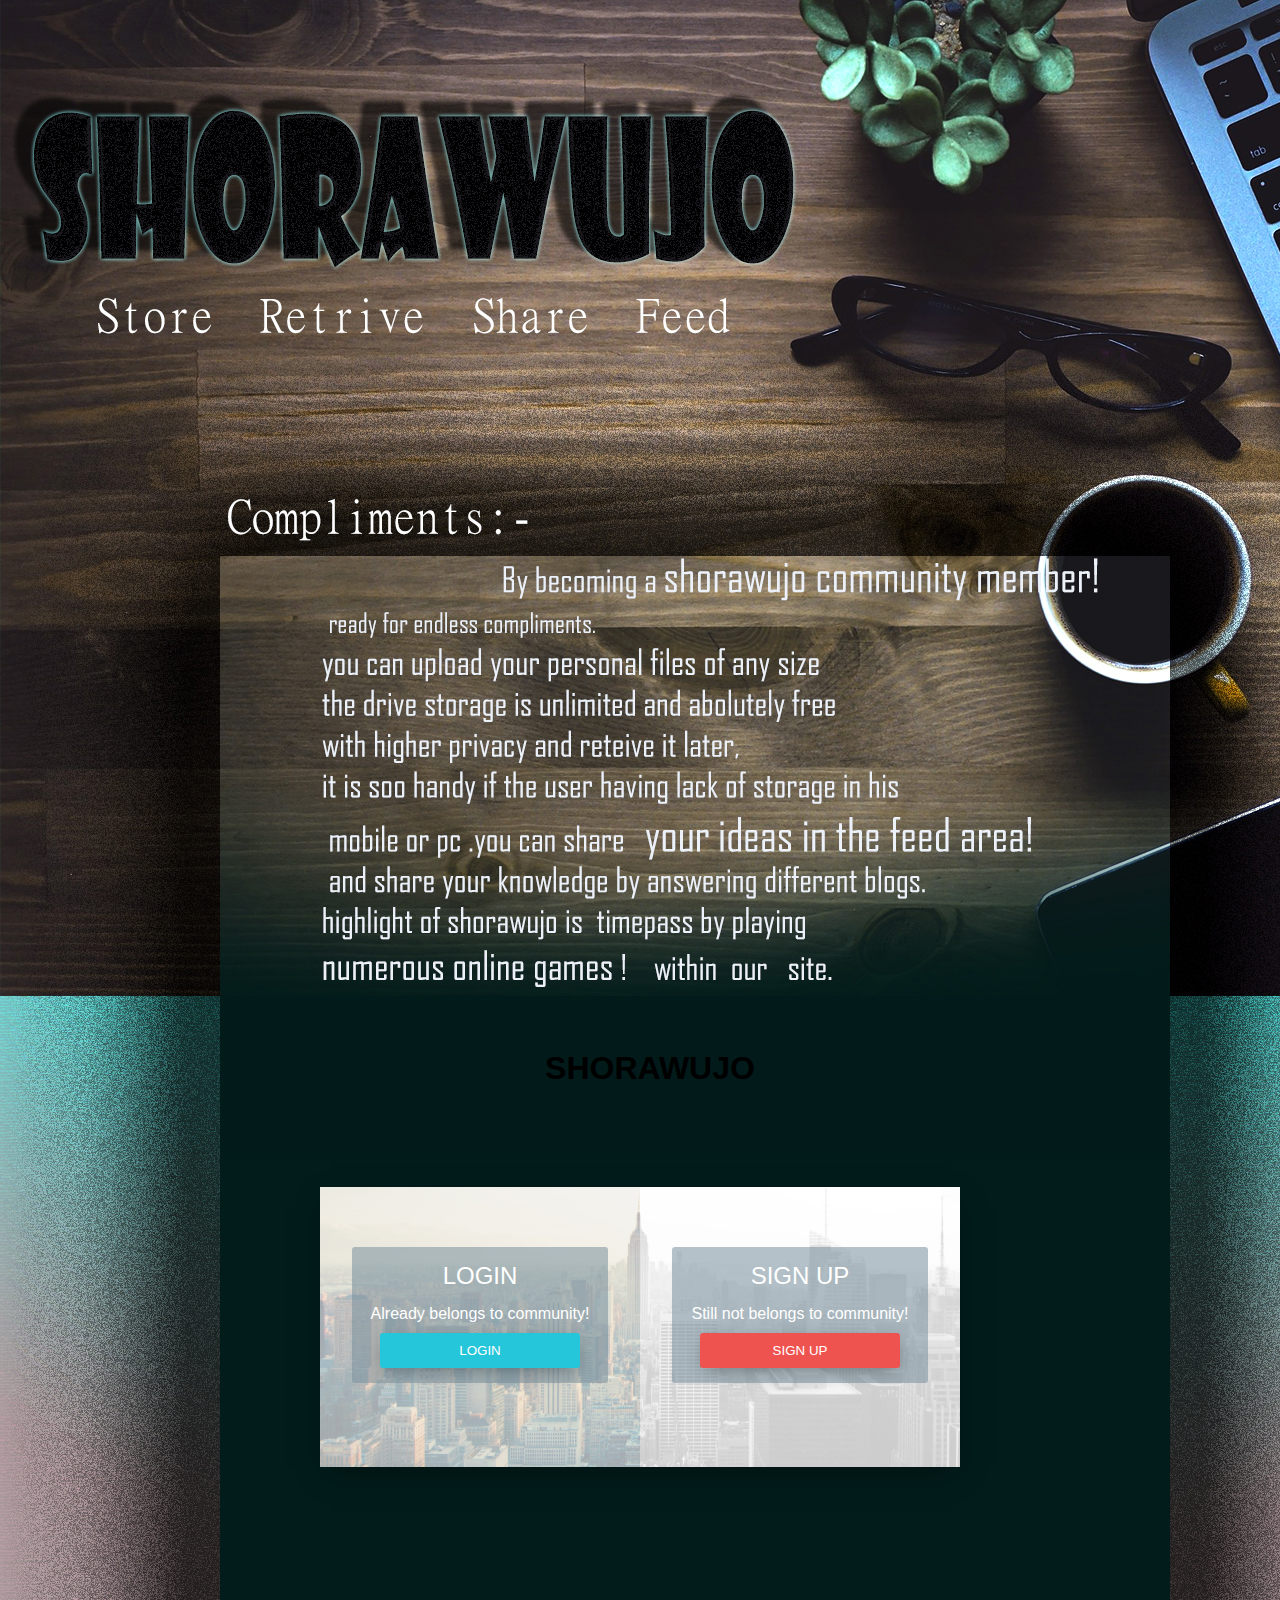
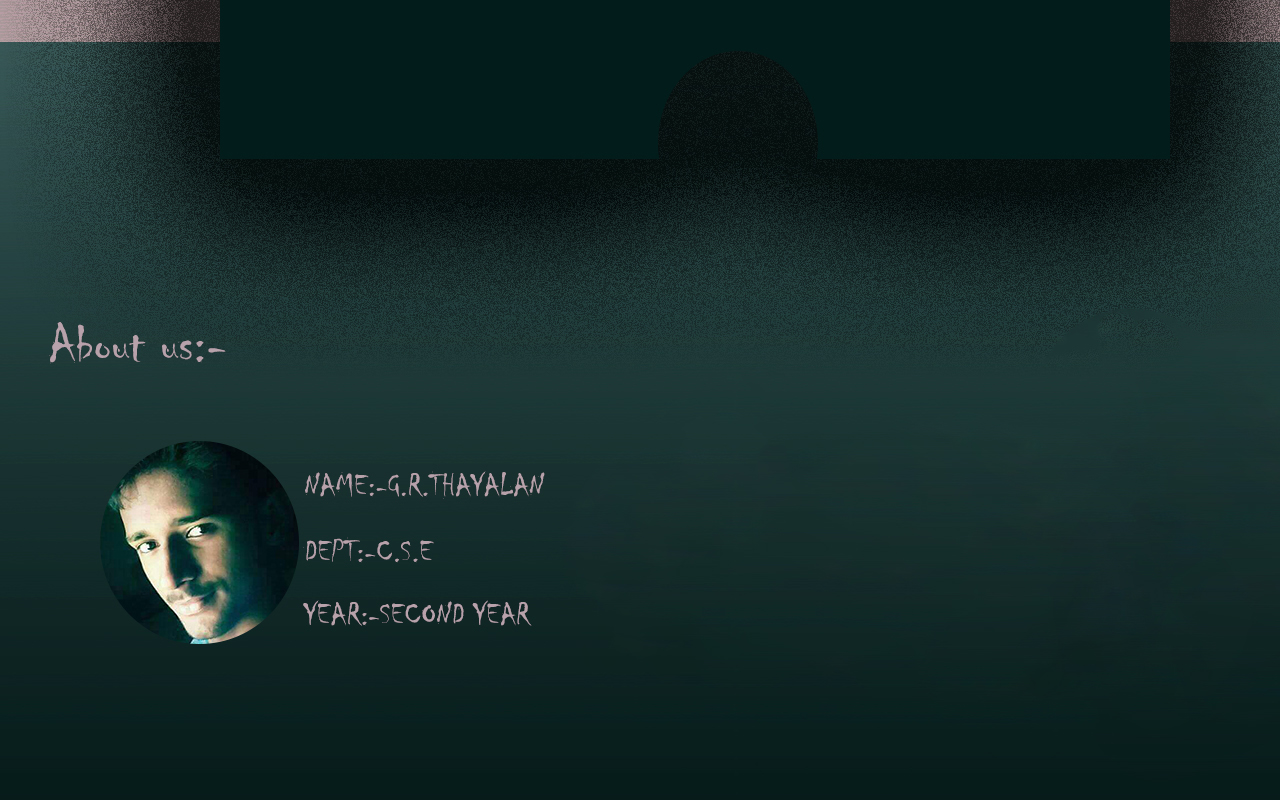
<file: web/index.html>
<!DOCTYPE html>
<!--
To change this license header, choose License Headers in Project Properties.
To change this template file, choose Tools | Templates
and open the template in the editor.
-->
<html>
    <head>
        <title>ShoraWujo</title>
        <meta charset="UTF-8">
        <meta name="viewport" content="width=device-width, initial-scale=1.0">
        <link href="style1.css" rel="stylesheet" type="text/css"/>
         <link rel="stylesheet" href="style.css">
    </head>
    <body id="wrapper">
        <div id="content"><h1>SHORAWUJO</h1>
            <div class="cotn_principal">
                <div class="cont_centrar">  
                    <div class="cont_login">
                        <div class="cont_info_log_sign_up">      
                            <div class="col_md_login">
                                <div class="cont_ba_opcitiy">       
                                    <h2>LOGIN</h2>  
                                    <p>Already belongs to community!</p>
                                    <a href="mainlogin.html">
                                    <button class="btn_login" >LOGIN</button>
                                    </a>
                                </div>
                            </div>
                            <div class="col_md_sign_up">
                                <div class="cont_ba_opcitiy">
                                    <h2>SIGN UP</h2>
                                    <p>Still not belongs to community!</p>
                                    <a href="mainregister.html">
                                            <button class="btn_sign_up">SIGN UP</button>
                                    </a>
                                </div>
                            </div>
                        </div>
                        <div class="cont_back_info">
                            <div class="cont_img_back_grey">
                                <img src="mainloginimage.jpg" alt=""/>
                            </div>
                        </div>
                        <div class="cont_forms" >
                            <div class="cont_img_back_">
                                 <img src="mainloginimage.jpg" alt=""/>
                            </div>
                        </div>
                    </div>
                </div>
            </div>
        </div>
    </body>
</html>
</file>
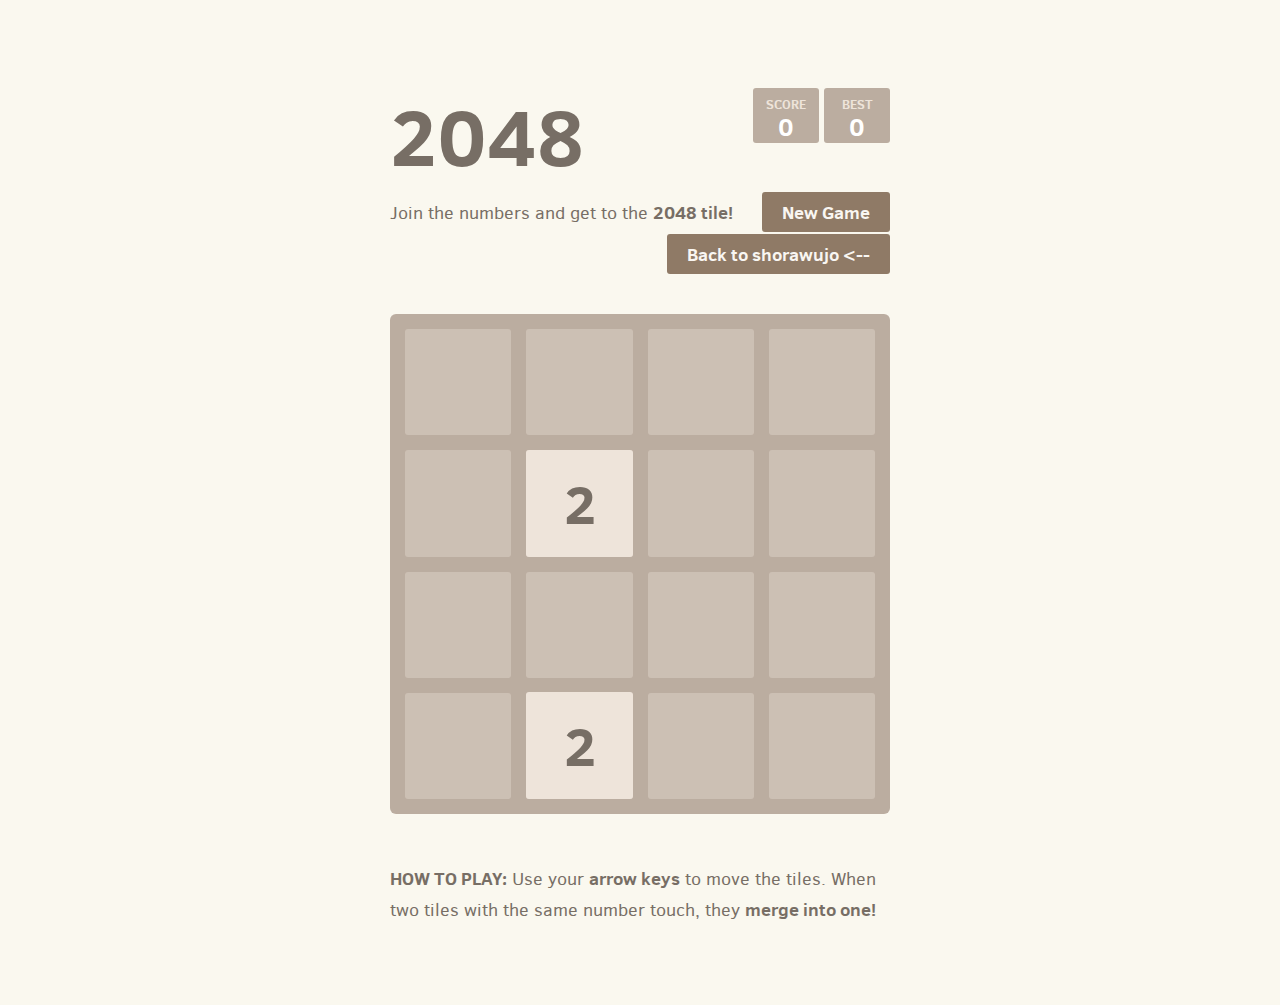
<file: web/2048/index.html>
<!DOCTYPE html>
<html>
<head>
  <meta charset="utf-8">
  <title>2048</title>

  <link href="style/main.css" rel="stylesheet" type="text/css">
  <link rel="shortcut icon" href="favicon.ico">
  <link rel="apple-touch-icon" href="meta/apple-touch-icon.png">
  <link rel="apple-touch-startup-image" href="meta/apple-touch-startup-image-640x1096.png" media="(device-width: 320px) and (device-height: 568px) and (-webkit-device-pixel-ratio: 2)"> <!-- iPhone 5+ -->
  <link rel="apple-touch-startup-image" href="meta/apple-touch-startup-image-640x920.png"  media="(device-width: 320px) and (device-height: 480px) and (-webkit-device-pixel-ratio: 2)"> <!-- iPhone, retina -->
  <meta name="apple-mobile-web-app-capable" content="yes">
  <meta name="apple-mobile-web-app-status-bar-style" content="black">

  <meta name="HandheldFriendly" content="True">
  <meta name="MobileOptimized" content="320">
  <meta name="viewport" content="width=device-width, target-densitydpi=160dpi, initial-scale=1.0, maximum-scale=1, user-scalable=no, minimal-ui">
</head>
<body>
  <div class="container">
    <div class="heading">
      <h1 class="title">2048</h1>
      <div class="scores-container">
        <div class="score-container">0</div>
        <div class="best-container">0</div>
      </div>
    </div>

    <div class="above-game">
      <p class="game-intro">Join the numbers and get to the <strong>2048 tile!</strong></p>
      <a class="restart-button">New Game</a>
      <a href="../games.jsp" class="restart-button">Back to shorawujo <--</a>
    </div>
      

    <div class="game-container">
      <div class="game-message">
        <p></p>
        <div class="lower">
	        <a class="keep-playing-button">Keep going</a>
          <a class="retry-button">Try again</a>
        </div>
      </div>

      <div class="grid-container">
        <div class="grid-row">
          <div class="grid-cell"></div>
          <div class="grid-cell"></div>
          <div class="grid-cell"></div>
          <div class="grid-cell"></div>
        </div>
        <div class="grid-row">
          <div class="grid-cell"></div>
          <div class="grid-cell"></div>
          <div class="grid-cell"></div>
          <div class="grid-cell"></div>
        </div>
        <div class="grid-row">
          <div class="grid-cell"></div>
          <div class="grid-cell"></div>
          <div class="grid-cell"></div>
          <div class="grid-cell"></div>
        </div>
        <div class="grid-row">
          <div class="grid-cell"></div>
          <div class="grid-cell"></div>
          <div class="grid-cell"></div>
          <div class="grid-cell"></div>
        </div>
      </div>

      <div class="tile-container">

      </div>
    </div>

    <p class="game-explanation">
      <strong class="important">How to play:</strong> Use your <strong>arrow keys</strong> to move the tiles. When two tiles with the same number touch, they <strong>merge into one!</strong>
    </p>
    
  </div>

  <script src="js/bind_polyfill.js"></script>
  <script src="js/classlist_polyfill.js"></script>
  <script src="js/animframe_polyfill.js"></script>
  <script src="js/keyboard_input_manager.js"></script>
  <script src="js/html_actuator.js"></script>
  <script src="js/grid.js"></script>
  <script src="js/tile.js"></script>
  <script src="js/local_storage_manager.js"></script>
  <script src="js/game_manager.js"></script>
  <script src="js/application.js"></script>
</body>
</html>
</file>
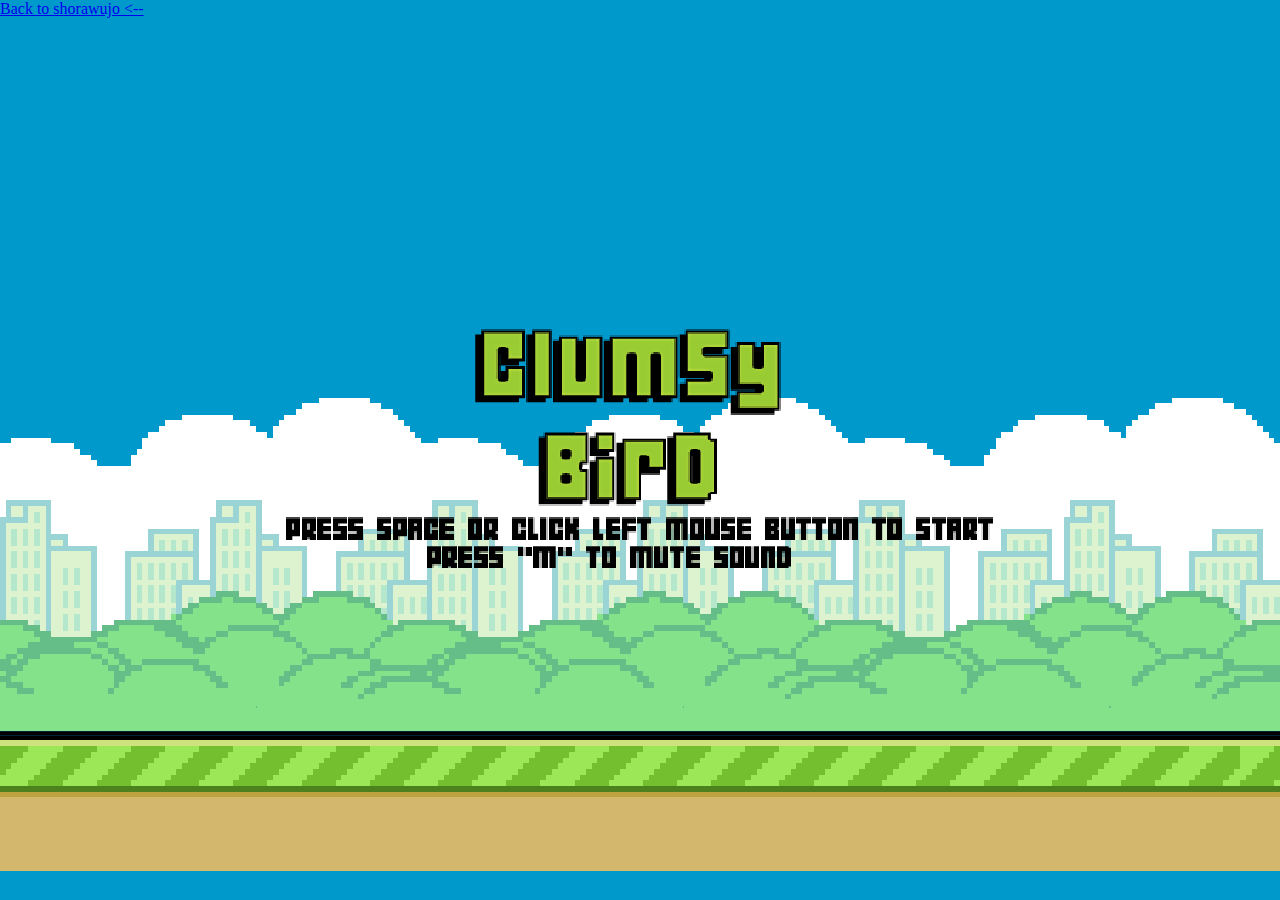
<file: web/clumsy-bird-master/index.html>
<!DOCTYPE HTML>
<html lang="en">
    <head>
        <title>Clumsy Bird</title>
        <link rel="apple-touch-icon-precomposed" href="data/img/touch-icon-iphone.png"/>
        <link rel="apple-touch-icon-precomposed" sizes="120x120" href="data/img/touch-icon-iphone-retina.png"/>
        <link rel="shortcut icon" href="data/img/favicon.ico">
        <link rel="stylesheet" type="text/css" media="screen" href="index.css">
        <meta id="viewport" name="viewport" content="width=device-width, initial-scale=1, maximum-scale=1, user-scalable=no">
        <meta name="apple-mobile-web-app-capable" content="yes">
        <meta name="apple-mobile-web-app-status-bar-style" content="black">
        <meta name="apple-mobile-web-app-title" content="Clumsy Bird">
        <meta charset="UTF-8" />
        <meta name="description" content="Clumsy Bird - A Flappy Bird clone using MelonJS"/>
        <meta name="keywords" content="flappybird, flappy, bird, game, html5, melonjs,clone"/>
        <meta name="robots" content="index, follow">
        <meta name="google-site-verification" content="RDZI9SqVaffd48uHfZMv67-YdvviOMe2HuULEYqVgd4" />
        <meta property="og:image" content="http://ellisonleao.github.io/clumsy-bird/data/img/bg.png" />
        <meta property="og:title" content="Clumsy Bird - A Flappy Bird clone using MelonJS"/>
        <meta property="og:url" content="http://ellisonleao.github.io/clumsy-bird/"/>
        <meta property="og:site_name" content="Clumsy Bird - MelonJS"/>

        <!-- Twitter Card -->
        <meta name="twitter:hashtag" content="clumsybird" />
        <meta name="twitter:card" content="summary" />
        <meta name="twitter:site" content="@ellisonleao" />
        <meta name="twitter:creator" content="@ellisonleao" />
        <meta name="twitter:title" content="Clumsy Bird" />
        <meta name="twitter:description" content="A Flappy Bird melonJS clone" />

        <!-- Humans -->
        <link rel="author" href="humans.txt" />
    </head>

    <body>
        <a href="../games.jsp" > Back to shorawujo <--</</a>
        <!-- Canvas placeholder -->
        <div id="screen"></div>

        <!-- melonJS Library -->
        <script type="text/javascript" src="js/melonJS-min.js" ></script>
        <script type="text/javascript" src="build/clumsy-min.js" ></script>
        <script type="text/javascript">
            window.onReady(function onReady() {
                game.onload();
            });
        </script>

    </body>
</html>
</file>
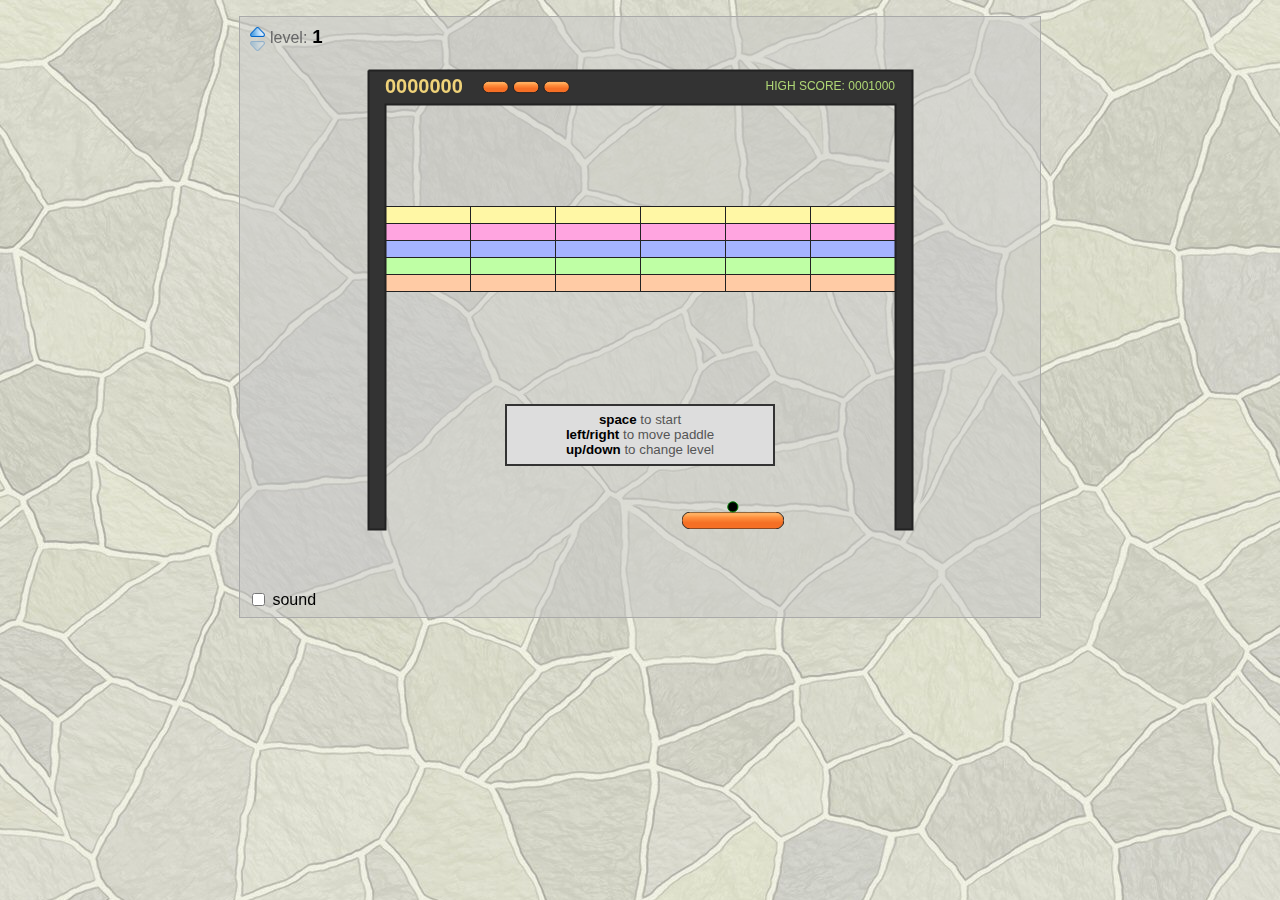
<file: web/javascript-breakout-master/index.html>
<!DOCTYPE html> 
<html>
<head>
  <title>Javascript Breakout</title>
  <meta http-equiv="Content-Type" content="text/html; charset=utf-8"/>
  <meta name="viewport" content="width=device-width", initial-scale=1.0, user-scalable="no"/>
  <link href="breakout.css" media="screen, print" rel="stylesheet" type="text/css" /> 
</head> 
 
<body> 


  <div id="breakout">
    <canvas id="canvas">
      <div class='unsupported'>
        Sorry, this example cannot be run because your browser does not support the &lt;canvas&gt; element
      </div>
    </canvas>
    <div id="levels">
      <img id="next" class="disabled" src="images/up.png"   title="next level">
      <img id="prev" class="disabled" src="images/down.png" title="previous level">
      <span id="label">level:</span><span id="level"></span>
    </div>
    <div id="controls">
      <input id='sound' type='checkbox' />
      <label for='sound'>sound</label>
    </div>
    <div id="instructions" style='display:none;'>
      <div class='keyboard'>
        <b>space</b> to start<br>
        <b>left/right</b> to move paddle<br>
        <b>up/down</b> to change level
      </div>
      <div class='touch'>
        <b>touch here</b> to start<br>
        <b>drag</b> paddle to move<br>
      </div>
    </div>
  </div>

  <script src="game.js"></script>
  <script src="breakout.js"></script>
  <script src="levels.js"></script>
  <script>
  Game.ready(function() {
    var game = Game.start('canvas', Breakout);
  });
  </script>

</body> 
</html>
</file>
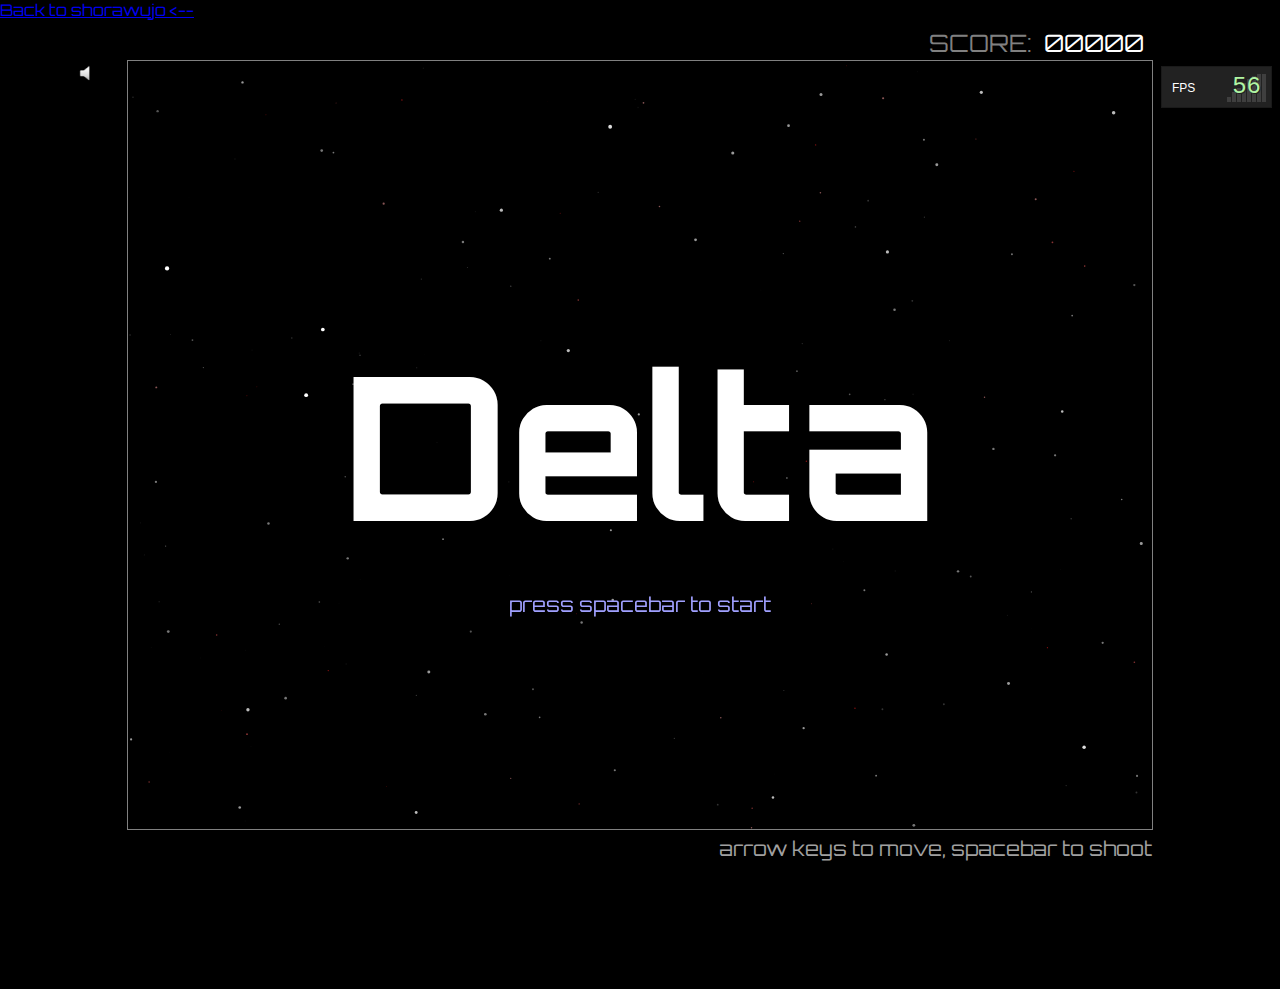
<file: web/javascript-delta-master/index.html>
<!DOCTYPE html>
<html>
<head>
  <meta http-equiv="X-UA-Compatible" content="IE=edge" />
  <meta http-equiv="Content-type" content="text/html; charset=utf-8"/>
  <link href='http://fonts.googleapis.com/css?family=Orbitron:400,500,700,900' rel='stylesheet' type='text/css'>
  <link href="css/normalize.css" media="screen, print" rel="stylesheet" type="text/css" />
  <link href="css/delta.css"  media="screen, print" rel="stylesheet" type="text/css" />
  <title>Javascript Delta</title>
</head>

<body>
    <a href="../games.jsp">Back to shorawujo <--</a>

  <div id="delta">

    <div id="scoreboard">
      <span class="lives"><span class="label">LIVES:</span><img class="one" src="images/life.png"><img class="two" src="images/life.png"><img class="three" src="images/life.png"></span>
      <span class="score"><span class="label">SCORE:</span><span class="value">00000</span></span>
    </div>

    <img id="booting" src='images/booting.gif'>

    <h1 id="title"   style="display:none;">Delta</h1>
    <h2 id="start"   style="display:none;">press spacebar to start</h1>
    <h1 id="prepare" style="display:none;">Fasten Your Seatbelt</h1>

    <canvas id="canvas">
      <div class="unsupported">
        Sorry, this example cannot be run because your browser does not support the &lt;canvas&gt; element
      </div>
    </canvas>

    <div id="instructions">
      arrow keys to move, spacebar to shoot
    </div>

    <div id='sound' class='on' title='toggle music and fx' style="display:none;"></div>

  </div>

  <script src="js/vendor.js"></script>
  <script src="js/game.js"></script>
  <script src="js/delta.js"></script>
  <script>
    Delta();
  </script>

</body>
</html>
</file>
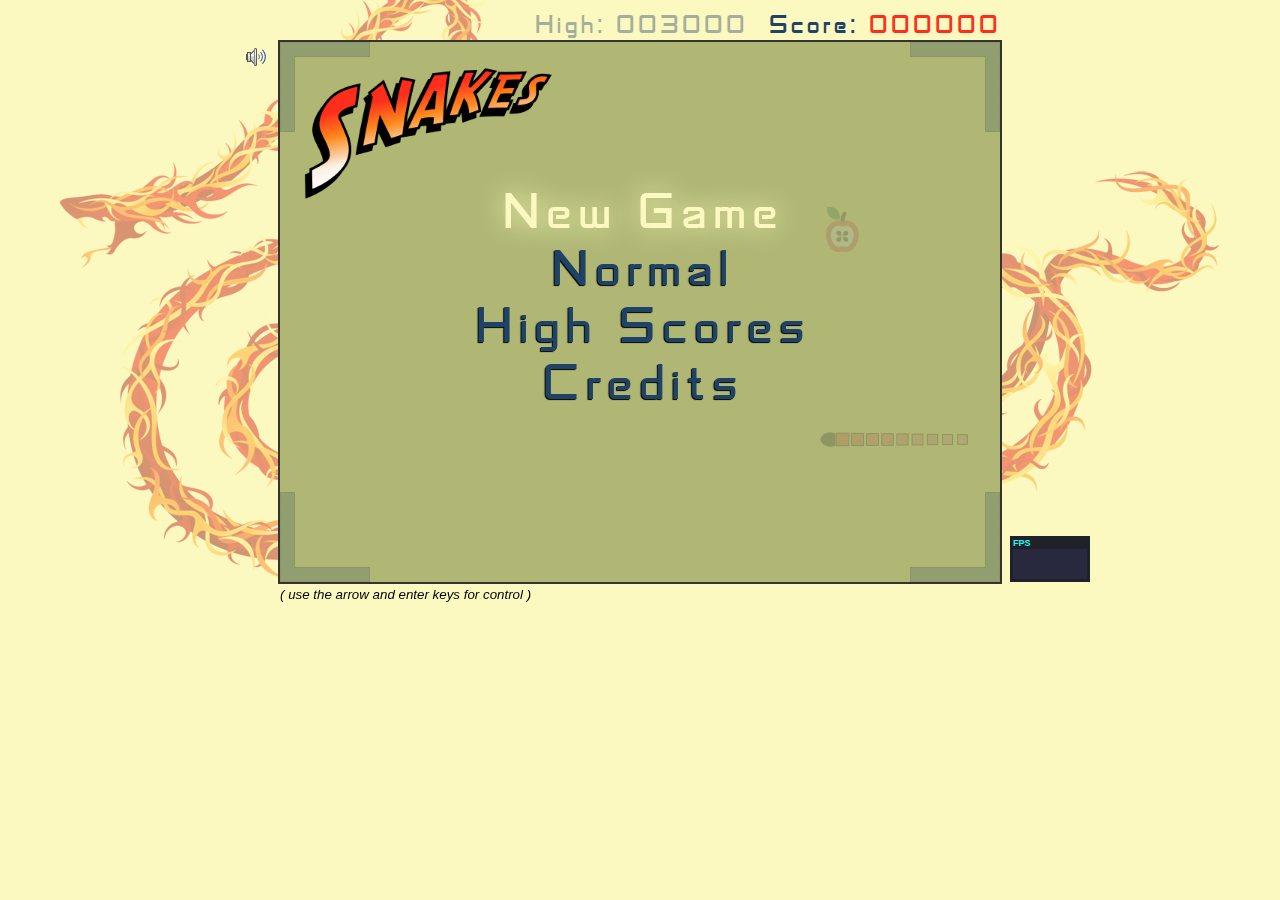
<file: web/javascript-snakes-master/index.html>
<!DOCTYPE html> 
<html>
<head>
  <title>Javascript Snakes</title>
  <meta http-equiv="Content-Type" content="text/html; charset=utf-8"/>
  <link href="snakes.min.css" media="screen, print" rel="stylesheet" type="text/css" /> 
</head> 
 
<body> 

  <div id="snakes">

    <img src='s.gif' class='watermark top'>
    <img src='s.gif' class='watermark left'>
    <img src='s.gif' class='watermark right'>

    <div id='sound' class='on' title='toggle music and fx' style='display:none;'></div>

    <div id="score">
      <span class="current"><span class='label'>Score: </span><span class="value">000000</span></span>
      <span class="high"><span class='label'>High: </span><span class="value">000000</span></span>
    </div>

    <canvas id="canvas">
      <div class='unsupported'>
        Sorry, this example cannot be run because your browser does not support the &lt;canvas&gt; element
      </div>
    </canvas>

    <div id="overlay">

      <img id="logo" src="images/logo.png">

      <div id="loading" class='menu' style='display:none;'>
        <h1>Loading...</h1>
      </div>

      <div id="highscores" class='menu' style='display:none;'>
        <h1>High Scores</h1>
        <ul></ul>
      </div>

      <div id="credits" class='menu' style='display:none;'>
        <ul>
          <li class='author'>Created by <a target="_credits" href="http://codeincomplete.com/posts/2011/8/5/starting_snakes/">Jake Gordon</a></li>
          <li><span class='key'>            Logo </span> <a class='value' target="_credits" href="http://codeincomplete.com/posts/2011/7/16/quest_for_indy_font/">Jake Gordon</a></li>
          <li><span class='key'>           Fonts </span> <a class='value' target="_credits" href="http://www.dafont.com/sf-fedora.font">SF Fedora</a></li>
          <li><span class='key'>       Watermark </span> <a class='value' target="_credits" href="http://www.istockphoto.com/file_closeup.php?id=4788598">VichanChairat</a></li>
          <li><span class='key'>           Music </span> <a class='value' target="_credits" href="http://luckylionstudios.com/royalty-free-video-game-music-library/">Lucky Lion Studios</a></li>
          <li><span class='key'>        Sound FX </span> <a class='value' target="_credits" href="http://www.premiumbeat.com/">Premium Beat</a></li>
          <li><span class='key'>JS state machine </span> <a class='value' target="_credits" href="https://github.com/jakesgordon/javascript-state-machine">Jake Gordon</a></li>
          <li><span class='key'>     JS selector </span> <a class='value' target="_credits" href="http://sizzlejs.com/">Sizzle</a></li>
          <li><span class='key'>        JS audio </span> <a class='value' target="_credits" href="https://github.com/jakesgordon/javascript-audio-fx">Jake Gordon</a></li>
          <li><span class='key'>    JS animation </span> <a class='value' target="_credits" href="http://berniesumption.com/software/animator/">Bernie Sumption</a></li>
          <li><span class='key'>      JS counter </span> <a class='value' target="_credits" href="https://github.com/mrdoob/stats.js">Mr.Doob</a></li>
        </ul>
      </div>
    </div>

    <div id="help">
      ( use the arrow and enter keys for control )
    </div>

  </div>

  <script src="snakes.min.js"></script>
  <script>
  Game.ready(function() {
    game = Snakes();
  });
  </script>

</body> 
</html>
</file>
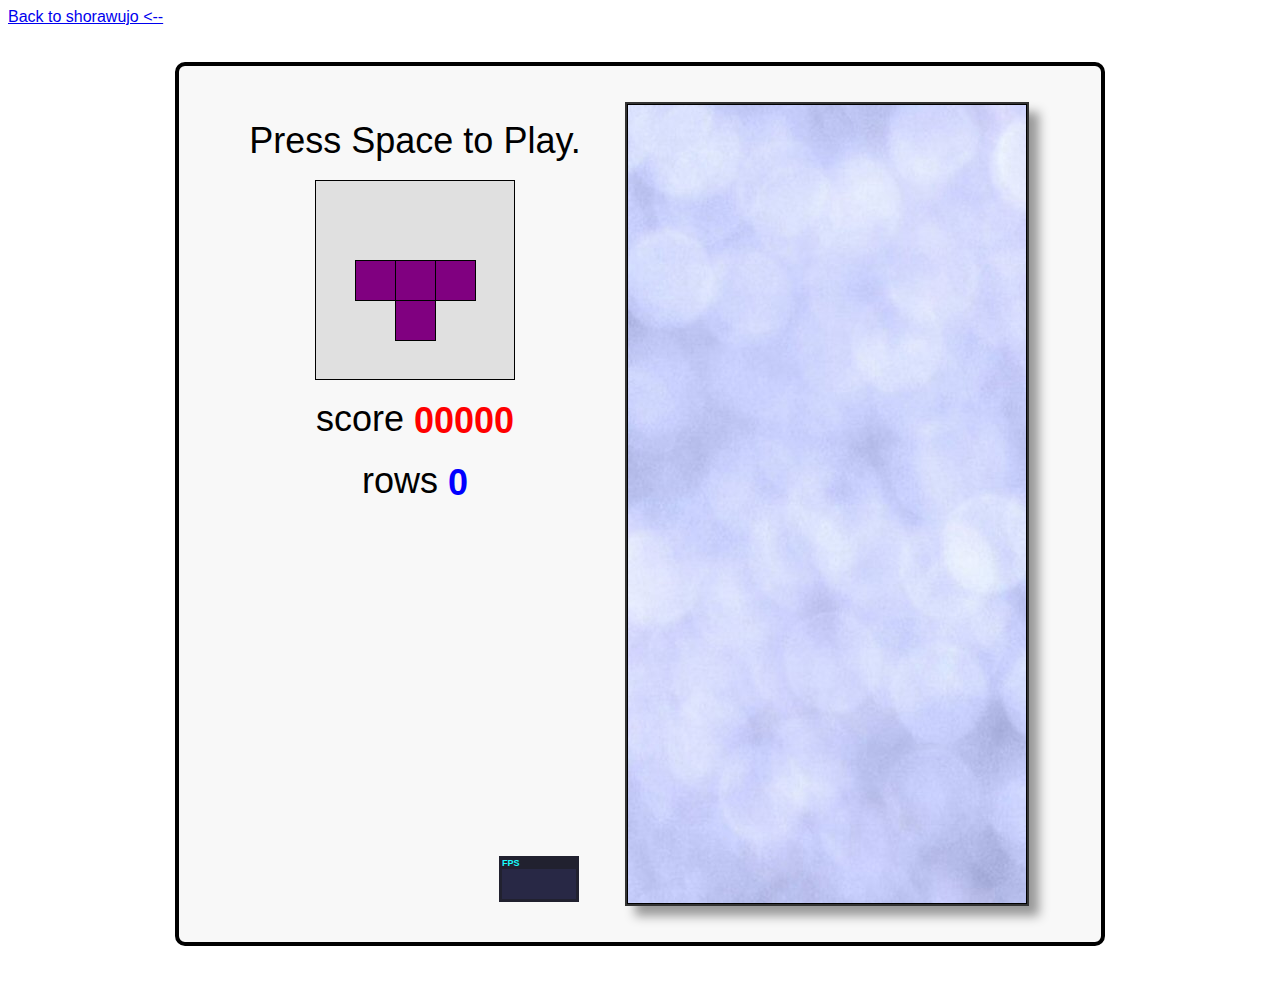
<file: web/javascript-tetris-master/index.html>
<!DOCTYPE html>
<html>
<head>
  <title>Javascript Tetris</title>
  <style>
    body      { font-family: Helvetica, sans-serif; }
    #tetris   { margin: 1em auto; padding: 1em; border: 4px solid black; border-radius: 10px; background-color: #F8F8F8; }
    #stats    { display: inline-block; vertical-align: top; }
    #canvas   { display: inline-block; vertical-align: top; background: url(texture.jpg); box-shadow: 10px 10px 10px #999; border: 2px solid #333; }
    #menu     { display: inline-block; vertical-align: top; position: relative; }
    #menu p   { margin: 0.5em 0; text-align: center; }
    #menu p a { text-decoration: none; color: black; }
    #upcoming { display: block; margin: 0 auto; background-color: #E0E0E0; }
    #score    { color: red; font-weight: bold; vertical-align: middle; }
    #rows     { color: blue; font-weight: bold; vertical-align: middle; }
    #stats    { position: absolute; bottom: 0em; right: 1em; }
    @media screen and (min-width:   0px) and (min-height:   0px)  { #tetris { font-size: 0.75em; width: 250px; } #menu { width: 100px; height: 200px; } #upcoming { width:  50px; height:  50px; } #canvas { width: 100px; height: 200px; } } /* 10px chunks */
    @media screen and (min-width: 400px) and (min-height: 400px)  { #tetris { font-size: 1.00em; width: 350px; } #menu { width: 150px; height: 300px; } #upcoming { width:  75px; height:  75px; } #canvas { width: 150px; height: 300px; } } /* 15px chunks */
    @media screen and (min-width: 500px) and (min-height: 500px)  { #tetris { font-size: 1.25em; width: 450px; } #menu { width: 200px; height: 400px; } #upcoming { width: 100px; height: 100px; } #canvas { width: 200px; height: 400px; } } /* 20px chunks */
    @media screen and (min-width: 600px) and (min-height: 600px)  { #tetris { font-size: 1.50em; width: 550px; } #menu { width: 250px; height: 500px; } #upcoming { width: 125px; height: 125px; } #canvas { width: 250px; height: 500px; } } /* 25px chunks */
    @media screen and (min-width: 700px) and (min-height: 700px)  { #tetris { font-size: 1.75em; width: 650px; } #menu { width: 300px; height: 600px; } #upcoming { width: 150px; height: 150px; } #canvas { width: 300px; height: 600px; } } /* 30px chunks */
    @media screen and (min-width: 800px) and (min-height: 800px)  { #tetris { font-size: 2.00em; width: 750px; } #menu { width: 350px; height: 700px; } #upcoming { width: 175px; height: 175px; } #canvas { width: 350px; height: 700px; } } /* 35px chunks */
    @media screen and (min-width: 900px) and (min-height: 900px)  { #tetris { font-size: 2.25em; width: 850px; } #menu { width: 400px; height: 800px; } #upcoming { width: 200px; height: 200px; } #canvas { width: 400px; height: 800px; } } /* 40px chunks */
  </style>
</head>

<body>
    <a href="../games.jsp">Back to shorawujo <--</a>

  <div id="tetris">
    <div id="menu">
      <p id="start"><a href="javascript:play();">Press Space to Play.</a></p>
      <p><canvas id="upcoming"></canvas></p>
      <p>score <span id="score">00000</span></p>
      <p>rows <span id="rows">0</span></p>
    </div>
    <canvas id="canvas">
      Sorry, this example cannot be run because your browser does not support the &lt;canvas&gt; element
    </canvas>
  </div>

  <script src="stats.js"></script>
  <script>

    //-------------------------------------------------------------------------
    // base helper methods
    //-------------------------------------------------------------------------

    function get(id)        { return document.getElementById(id);  }
    function hide(id)       { get(id).style.visibility = 'hidden'; }
    function show(id)       { get(id).style.visibility = null;     }
    function html(id, html) { get(id).innerHTML = html;            }

    function timestamp()           { return new Date().getTime();                             }
    function random(min, max)      { return (min + (Math.random() * (max - min)));            }
    function randomChoice(choices) { return choices[Math.round(random(0, choices.length-1))]; }

    if (!window.requestAnimationFrame) { // http://paulirish.com/2011/requestanimationframe-for-smart-animating/
      window.requestAnimationFrame = window.webkitRequestAnimationFrame ||
                                     window.mozRequestAnimationFrame    ||
                                     window.oRequestAnimationFrame      ||
                                     window.msRequestAnimationFrame     ||
                                     function(callback, element) {
                                       window.setTimeout(callback, 1000 / 60);
                                     }
    }

    //-------------------------------------------------------------------------
    // game constants
    //-------------------------------------------------------------------------

    var KEY     = { ESC: 27, SPACE: 32, LEFT: 37, UP: 38, RIGHT: 39, DOWN: 40 },
        DIR     = { UP: 0, RIGHT: 1, DOWN: 2, LEFT: 3, MIN: 0, MAX: 3 },
        stats   = new Stats(),
        canvas  = get('canvas'),
        ctx     = canvas.getContext('2d'),
        ucanvas = get('upcoming'),
        uctx    = ucanvas.getContext('2d'),
        speed   = { start: 0.6, decrement: 0.005, min: 0.1 }, // how long before piece drops by 1 row (seconds)
        nx      = 10, // width of tetris court (in blocks)
        ny      = 20, // height of tetris court (in blocks)
        nu      = 5;  // width/height of upcoming preview (in blocks)

    //-------------------------------------------------------------------------
    // game variables (initialized during reset)
    //-------------------------------------------------------------------------

    var dx, dy,        // pixel size of a single tetris block
        blocks,        // 2 dimensional array (nx*ny) representing tetris court - either empty block or occupied by a 'piece'
        actions,       // queue of user actions (inputs)
        playing,       // true|false - game is in progress
        dt,            // time since starting this game
        current,       // the current piece
        next,          // the next piece
        score,         // the current score
        vscore,        // the currently displayed score (it catches up to score in small chunks - like a spinning slot machine)
        rows,          // number of completed rows in the current game
        step;          // how long before current piece drops by 1 row

    //-------------------------------------------------------------------------
    // tetris pieces
    //
    // blocks: each element represents a rotation of the piece (0, 90, 180, 270)
    //         each element is a 16 bit integer where the 16 bits represent
    //         a 4x4 set of blocks, e.g. j.blocks[0] = 0x44C0
    //
    //             0100 = 0x4 << 3 = 0x4000
    //             0100 = 0x4 << 2 = 0x0400
    //             1100 = 0xC << 1 = 0x00C0
    //             0000 = 0x0 << 0 = 0x0000
    //                               ------
    //                               0x44C0
    //
    //-------------------------------------------------------------------------

    var i = { size: 4, blocks: [0x0F00, 0x2222, 0x00F0, 0x4444], color: 'cyan'   };
    var j = { size: 3, blocks: [0x44C0, 0x8E00, 0x6440, 0x0E20], color: 'blue'   };
    var l = { size: 3, blocks: [0x4460, 0x0E80, 0xC440, 0x2E00], color: 'orange' };
    var o = { size: 2, blocks: [0xCC00, 0xCC00, 0xCC00, 0xCC00], color: 'yellow' };
    var s = { size: 3, blocks: [0x06C0, 0x8C40, 0x6C00, 0x4620], color: 'green'  };
    var t = { size: 3, blocks: [0x0E40, 0x4C40, 0x4E00, 0x4640], color: 'purple' };
    var z = { size: 3, blocks: [0x0C60, 0x4C80, 0xC600, 0x2640], color: 'red'    };

    //------------------------------------------------
    // do the bit manipulation and iterate through each
    // occupied block (x,y) for a given piece
    //------------------------------------------------
    function eachblock(type, x, y, dir, fn) {
      var bit, result, row = 0, col = 0, blocks = type.blocks[dir];
      for(bit = 0x8000 ; bit > 0 ; bit = bit >> 1) {
        if (blocks & bit) {
          fn(x + col, y + row);
        }
        if (++col === 4) {
          col = 0;
          ++row;
        }
      }
    }

    //-----------------------------------------------------
    // check if a piece can fit into a position in the grid
    //-----------------------------------------------------
    function occupied(type, x, y, dir) {
      var result = false
      eachblock(type, x, y, dir, function(x, y) {
        if ((x < 0) || (x >= nx) || (y < 0) || (y >= ny) || getBlock(x,y))
          result = true;
      });
      return result;
    }

    function unoccupied(type, x, y, dir) {
      return !occupied(type, x, y, dir);
    }

    //-----------------------------------------
    // start with 4 instances of each piece and
    // pick randomly until the 'bag is empty'
    //-----------------------------------------
    var pieces = [];
    function randomPiece() {
      if (pieces.length == 0)
        pieces = [i,i,i,i,j,j,j,j,l,l,l,l,o,o,o,o,s,s,s,s,t,t,t,t,z,z,z,z];
      var type = pieces.splice(random(0, pieces.length-1), 1)[0];
      return { type: type, dir: DIR.UP, x: Math.round(random(0, nx - type.size)), y: 0 };
    }


    //-------------------------------------------------------------------------
    // GAME LOOP
    //-------------------------------------------------------------------------

    function run() {

      showStats(); // initialize FPS counter
      addEvents(); // attach keydown and resize events

      var last = now = timestamp();
      function frame() {
        now = timestamp();
        update(Math.min(1, (now - last) / 1000.0)); // using requestAnimationFrame have to be able to handle large delta's caused when it 'hibernates' in a background or non-visible tab
        draw();
        stats.update();
        last = now;
        requestAnimationFrame(frame, canvas);
      }

      resize(); // setup all our sizing information
      reset();  // reset the per-game variables
      frame();  // start the first frame

    }

    function showStats() {
      stats.domElement.id = 'stats';
      get('menu').appendChild(stats.domElement);
    }

    function addEvents() {
      document.addEventListener('keydown', keydown, false);
      window.addEventListener('resize', resize, false);
    }

    function resize(event) {
      canvas.width   = canvas.clientWidth;  // set canvas logical size equal to its physical size
      canvas.height  = canvas.clientHeight; // (ditto)
      ucanvas.width  = ucanvas.clientWidth;
      ucanvas.height = ucanvas.clientHeight;
      dx = canvas.width  / nx; // pixel size of a single tetris block
      dy = canvas.height / ny; // (ditto)
      invalidate();
      invalidateNext();
    }

    function keydown(ev) {
      var handled = false;
      if (playing) {
        switch(ev.keyCode) {
          case KEY.LEFT:   actions.push(DIR.LEFT);  handled = true; break;
          case KEY.RIGHT:  actions.push(DIR.RIGHT); handled = true; break;
          case KEY.UP:     actions.push(DIR.UP);    handled = true; break;
          case KEY.DOWN:   actions.push(DIR.DOWN);  handled = true; break;
          case KEY.ESC:    lose();                  handled = true; break;
        }
      }
      else if (ev.keyCode == KEY.SPACE) {
        play();
        handled = true;
      }
      if (handled)
        ev.preventDefault(); // prevent arrow keys from scrolling the page (supported in IE9+ and all other browsers)
    }

    //-------------------------------------------------------------------------
    // GAME LOGIC
    //-------------------------------------------------------------------------

    function play() { hide('start'); reset();          playing = true;  }
    function lose() { show('start'); setVisualScore(); playing = false; }

    function setVisualScore(n)      { vscore = n || score; invalidateScore(); }
    function setScore(n)            { score = n; setVisualScore(n);  }
    function addScore(n)            { score = score + n;   }
    function clearScore()           { setScore(0); }
    function clearRows()            { setRows(0); }
    function setRows(n)             { rows = n; step = Math.max(speed.min, speed.start - (speed.decrement*rows)); invalidateRows(); }
    function addRows(n)             { setRows(rows + n); }
    function getBlock(x,y)          { return (blocks && blocks[x] ? blocks[x][y] : null); }
    function setBlock(x,y,type)     { blocks[x] = blocks[x] || []; blocks[x][y] = type; invalidate(); }
    function clearBlocks()          { blocks = []; invalidate(); }
    function clearActions()         { actions = []; }
    function setCurrentPiece(piece) { current = piece || randomPiece(); invalidate();     }
    function setNextPiece(piece)    { next    = piece || randomPiece(); invalidateNext(); }

    function reset() {
      dt = 0;
      clearActions();
      clearBlocks();
      clearRows();
      clearScore();
      setCurrentPiece(next);
      setNextPiece();
    }

    function update(idt) {
      if (playing) {
        if (vscore < score)
          setVisualScore(vscore + 1);
        handle(actions.shift());
        dt = dt + idt;
        if (dt > step) {
          dt = dt - step;
          drop();
        }
      }
    }

    function handle(action) {
      switch(action) {
        case DIR.LEFT:  move(DIR.LEFT);  break;
        case DIR.RIGHT: move(DIR.RIGHT); break;
        case DIR.UP:    rotate();        break;
        case DIR.DOWN:  drop();          break;
      }
    }

    function move(dir) {
      var x = current.x, y = current.y;
      switch(dir) {
        case DIR.RIGHT: x = x + 1; break;
        case DIR.LEFT:  x = x - 1; break;
        case DIR.DOWN:  y = y + 1; break;
      }
      if (unoccupied(current.type, x, y, current.dir)) {
        current.x = x;
        current.y = y;
        invalidate();
        return true;
      }
      else {
        return false;
      }
    }

    function rotate() {
      var newdir = (current.dir == DIR.MAX ? DIR.MIN : current.dir + 1);
      if (unoccupied(current.type, current.x, current.y, newdir)) {
        current.dir = newdir;
        invalidate();
      }
    }

    function drop() {
      if (!move(DIR.DOWN)) {
        addScore(10);
        dropPiece();
        removeLines();
        setCurrentPiece(next);
        setNextPiece(randomPiece());
        clearActions();
        if (occupied(current.type, current.x, current.y, current.dir)) {
          lose();
        }
      }
    }

    function dropPiece() {
      eachblock(current.type, current.x, current.y, current.dir, function(x, y) {
        setBlock(x, y, current.type);
      });
    }

    function removeLines() {
      var x, y, complete, n = 0;
      for(y = ny ; y > 0 ; --y) {
        complete = true;
        for(x = 0 ; x < nx ; ++x) {
          if (!getBlock(x, y))
            complete = false;
        }
        if (complete) {
          removeLine(y);
          y = y + 1; // recheck same line
          n++;
        }
      }
      if (n > 0) {
        addRows(n);
        addScore(100*Math.pow(2,n-1)); // 1: 100, 2: 200, 3: 400, 4: 800
      }
    }

    function removeLine(n) {
      var x, y;
      for(y = n ; y >= 0 ; --y) {
        for(x = 0 ; x < nx ; ++x)
          setBlock(x, y, (y == 0) ? null : getBlock(x, y-1));
      }
    }

    //-------------------------------------------------------------------------
    // RENDERING
    //-------------------------------------------------------------------------

    var invalid = {};

    function invalidate()         { invalid.court  = true; }
    function invalidateNext()     { invalid.next   = true; }
    function invalidateScore()    { invalid.score  = true; }
    function invalidateRows()     { invalid.rows   = true; }

    function draw() {
      ctx.save();
      ctx.lineWidth = 1;
      ctx.translate(0.5, 0.5); // for crisp 1px black lines
      drawCourt();
      drawNext();
      drawScore();
      drawRows();
      ctx.restore();
    }

    function drawCourt() {
      if (invalid.court) {
        ctx.clearRect(0, 0, canvas.width, canvas.height);
        if (playing)
          drawPiece(ctx, current.type, current.x, current.y, current.dir);
        var x, y, block;
        for(y = 0 ; y < ny ; y++) {
          for (x = 0 ; x < nx ; x++) {
            if (block = getBlock(x,y))
              drawBlock(ctx, x, y, block.color);
          }
        }
        ctx.strokeRect(0, 0, nx*dx - 1, ny*dy - 1); // court boundary
        invalid.court = false;
      }
    }

    function drawNext() {
      if (invalid.next) {
        var padding = (nu - next.type.size) / 2; // half-arsed attempt at centering next piece display
        uctx.save();
        uctx.translate(0.5, 0.5);
        uctx.clearRect(0, 0, nu*dx, nu*dy);
        drawPiece(uctx, next.type, padding, padding, next.dir);
        uctx.strokeStyle = 'black';
        uctx.strokeRect(0, 0, nu*dx - 1, nu*dy - 1);
        uctx.restore();
        invalid.next = false;
      }
    }

    function drawScore() {
      if (invalid.score) {
        html('score', ("00000" + Math.floor(vscore)).slice(-5));
        invalid.score = false;
      }
    }

    function drawRows() {
      if (invalid.rows) {
        html('rows', rows);
        invalid.rows = false;
      }
    }

    function drawPiece(ctx, type, x, y, dir) {
      eachblock(type, x, y, dir, function(x, y) {
        drawBlock(ctx, x, y, type.color);
      });
    }

    function drawBlock(ctx, x, y, color) {
      ctx.fillStyle = color;
      ctx.fillRect(x*dx, y*dy, dx, dy);
      ctx.strokeRect(x*dx, y*dy, dx, dy)
    }

    //-------------------------------------------------------------------------
    // FINALLY, lets run the game
    //-------------------------------------------------------------------------

    run();

  </script>

</body>
</html>
</file>
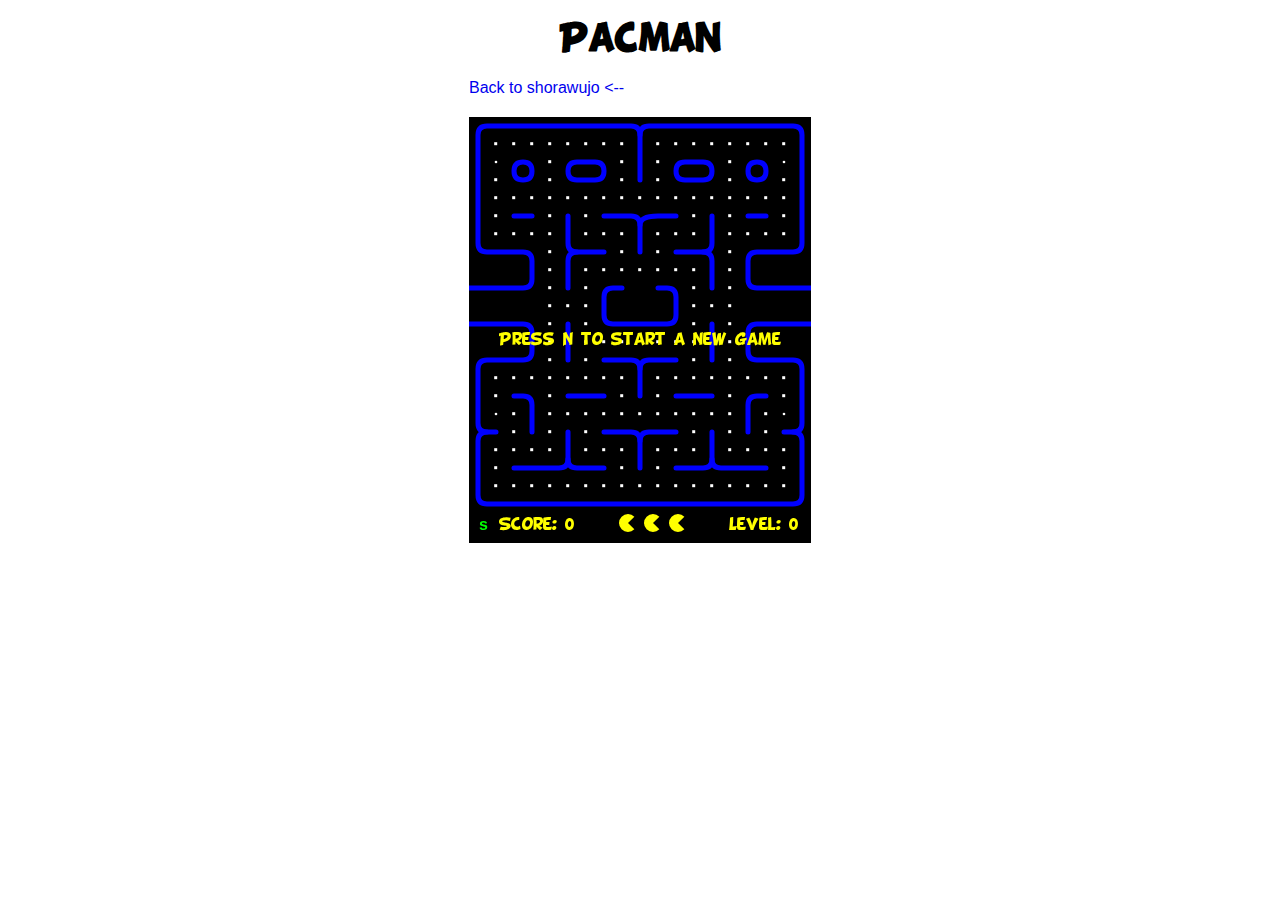
<file: web/pacman-master/index.html>
<!DOCTYPE html>
<html>
  <head>
    <meta charset="utf-8" />
    <title>HTML5 Pacman</title>
    
    <style type="text/css">
      @font-face {
	    font-family: 'BDCartoonShoutRegular';
        src: url('BD_Cartoon_Shout-webfont.ttf') format('truetype');
	    font-weight: normal;
	    font-style: normal;
      }
      #pacman {
        height:450px;
        width:342px;
        margin:20px auto;
      }
      #shim { 
        font-family: BDCartoonShoutRegular; 
        position:absolute;
        visibility:hidden
      }
      h1 { font-family: BDCartoonShoutRegular; text-align:center; }
      body { width:342px; margin:0px auto; font-family:sans-serif; }
      a { text-decoration:none; }
    </style>

</head>

<body>
  
  <div id="shim">shim for font face</div>

  <h1> Pacman</h1>

  <a href="../games.jsp">Back to shorawujo <--</a> 
  

  <div id="pacman"></div>
  <script src="pacman.js"></script>
  <script src="modernizr-1.5.min.js"></script>

  <script>

    var el = document.getElementById("pacman");

    if (Modernizr.canvas && Modernizr.localstorage && 
        Modernizr.audio && (Modernizr.audio.ogg || Modernizr.audio.mp3)) {
      window.setTimeout(function () { PACMAN.init(el, "./"); }, 0);
    } else { 
      el.innerHTML = "Sorry, needs a decent browser<br /><small>" + 
        "(firefox 3.6+, Chrome 4+, Opera 10+ and Safari 4+)</small>";
    }
  </script>

</body>
</html>
</file>
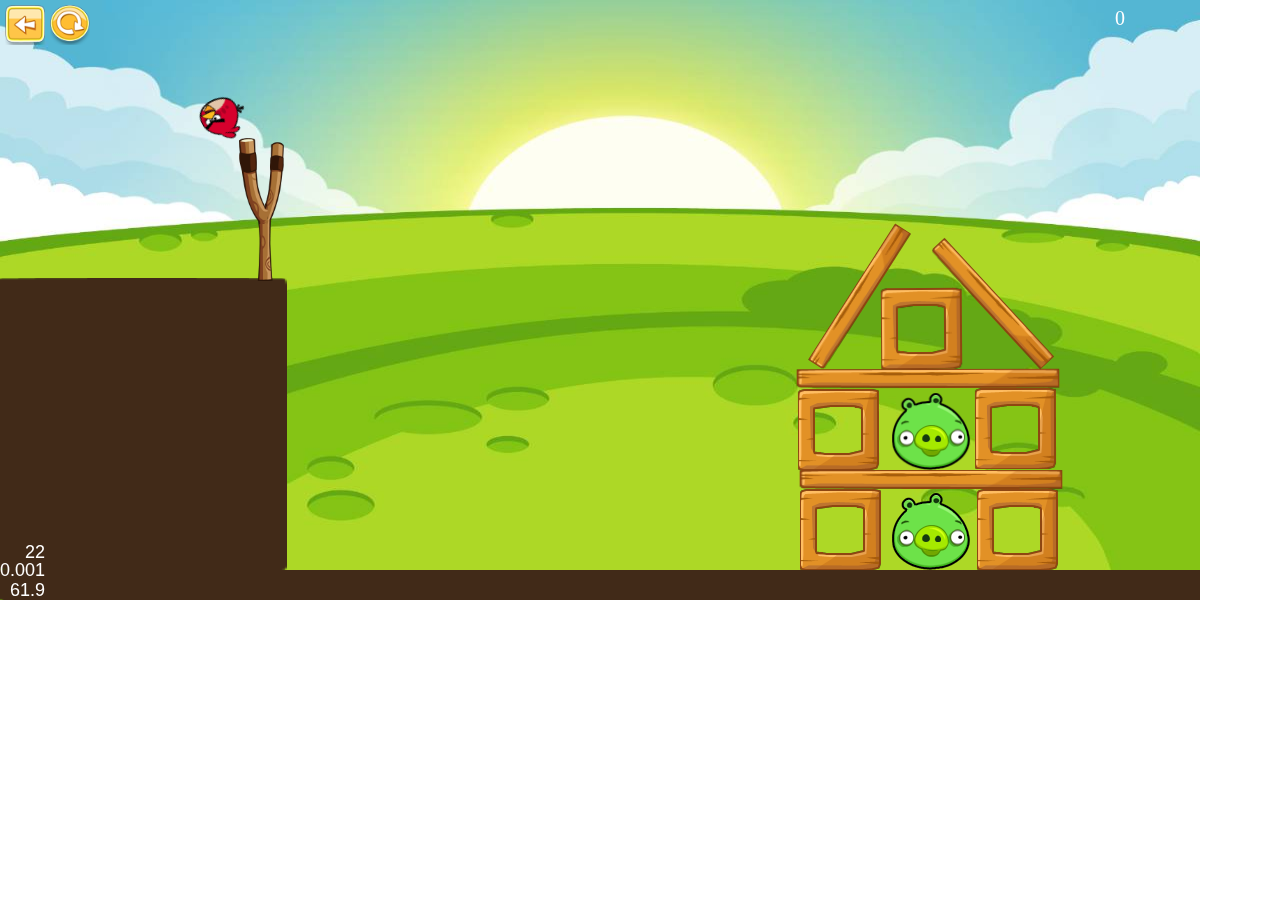
<file: web/angrybirdsx-master/Game/index.html>
﻿<!-- Author: www.mahdi7s.com -->

<!DOCTYPE>
<html>
    <head>
        <title>Simple Angry Birds</title>
        <script type="text/javascript" src="cocos2d.js" ></script>
        <style type="text/css">
            * {
                margin:0;
                padding:0;
            }
        </style>
 
    </head> 
    <body>
        <canvas id="viewport" width="1200px" height="600px" >
            <h2 style="text-align:center">Use a better browser !</h2>
        </canvas>
    </body>
</html>
</file>
<file: web/style1.css>
/*
To change this license header, choose License Headers in Project Properties.
To change this template file, choose Tools | Templates
and open the template in the editor.
*/
/* 
    Created on : Sep 2, 2017, 11:52:20 PM
    Author     : Thaya
*/
#wrapper {
background-image:  url("shorawujo.jpg");     
margin: 0 auto;
width: 1300px;
height: 2400px;
padding: 0;
text-align: left;
}

#content{
padding: 1050px 0 0 0px;    
}
</file>
<file: web/style.css>
/* ------------------------------------ Click on login and Sign Up to  changue and view the effect
---------------------------------------
*/

* {
  margin: 0px auto;
  padding: 0px;
  text-align: center;
  font-family: 'Open Sans', sans-serif;
}

.cotn_principal {
  position: absolute;
  width: 100%;
  height: 100%;

}


.cont_centrar {
  position: relative;
  float: left;
   width: 100%;
}

.cont_login {
  position: relative;
  width: 640px;
left: 50%;
margin-left: -320px;
  
}

.cont_back_info {  
position: relative;
  float: left;
  width: 640px;
  height: 280px;
overflow: hidden;
  background-color: #fff;
  margin-top: 100px;
box-shadow: 1px 10px 30px -10px rgba(0,0,0,0.5);
}

.cont_forms {
  position: absolute;
  overflow: hidden;
  top:100px;
left: 0px;
  width: 320px;
  height: 280px;
  background-color: #eee;
-webkit-transition: all 0.5s;
-moz-transition: all 0.5s;
-ms-transition: all 0.5s;
-o-transition: all 0.5s;
transition: all 0.5s;
}

.cont_forms_active_login {
box-shadow: 1px 10px 30px -10px rgba(0,0,0,0.5);
  height: 420px;  
top:20px;
left: 0px;
  -webkit-transition: all 0.5s;
-moz-transition: all 0.5s;
-ms-transition: all 0.5s;
-o-transition: all 0.5s;
transition: all 0.5s;

}

.cont_forms_active_sign_up {
box-shadow: 1px 10px 30px -10px rgba(0,0,0,0.5);
  height: 420px;  
top:20px;
left:320px;
-webkit-transition: all 0.5s;
-moz-transition: all 0.5s;
-ms-transition: all 0.5s;
-o-transition: all 0.5s;
transition: all 0.5s;
}

.cont_img_back_grey {
  position: absolute;
  width: 950px;
top:-80px;
  left: -116px;
}

.cont_img_back_grey > img {
  width: 100%;
 -webkit-filter: grayscale(100%);     filter: grayscale(100%);
opacity: 0.2;
animation-name: animar_fondo;
  animation-duration: 20s;
animation-timing-function: linear;
animation-iteration-count: infinite;
animation-direction: alternate;

}

.cont_img_back_ {
  position: absolute;
  width: 950px;
top:-80px;
  left: -116px;
}

.cont_img_back_ > img {
  width: 100%;
opacity: 0.3;
animation-name: animar_fondo;
animation-duration: 20s;
animation-timing-function: linear;
animation-iteration-count: infinite;
animation-direction: alternate;
}

.cont_forms_active_login > .cont_img_back_ {
top:0px;  
  -webkit-transition: all 0.5s;
-moz-transition: all 0.5s;
-ms-transition: all 0.5s;
-o-transition: all 0.5s;
transition: all 0.5s;
}

.cont_forms_active_sign_up > .cont_img_back_ {
top:0px;  
left: -435px;
  -webkit-transition: all 0.5s;
-moz-transition: all 0.5s;
-ms-transition: all 0.5s;
-o-transition: all 0.5s;
transition: all 0.5s;
}
 

.cont_info_log_sign_up {
position: absolute;
  width: 640px;
  height: 280px;
  top: 100px;
z-index: 1;
} 

.col_md_login {
  position: relative;
  float: left;
  width: 50%;
}

.col_md_login > h2 {
  font-weight: 400;
margin-top: 70px;
    color: #757575;
}

.col_md_login > p {
 font-weight: 400;
margin-top: 15px;
width: 80%;
    color: #37474F;
}

.btn_login { 
background-color: #26C6DA;
  border: none;
  padding: 10px;
width: 200px;
border-radius:3px;
box-shadow: 1px 5px 20px -5px rgba(0,0,0,0.4);
  color: #fff;
margin-top: 10px;
cursor: pointer;
}

.col_md_sign_up {
  position: relative;
  float: left;
  width: 50%;  
}

.cont_ba_opcitiy > h2 {
  font-weight: 400;
  color: #fff;
}

.cont_ba_opcitiy > p {
 font-weight: 400;
margin-top: 15px;
 color: #fff;
}
/* ----------------------------------
background text    
------------------------------------
 */
.cont_ba_opcitiy {
  position: relative;
  background-color: rgba(120, 144, 156, 0.55);
  width: 80%;
  border-radius:3px ;
margin-top: 60px;
padding: 15px 0px;
}

.btn_sign_up { 
background-color: #ef5350;
  border: none;
  padding: 10px;
width: 200px;
border-radius:3px;
box-shadow: 1px 5px 20px -5px rgba(0,0,0,0.4);
  color: #fff;
margin-top: 10px;
cursor: pointer;
}
.cont_forms_active_sign_up {
z-index: 2;  
}


@-webkit-keyframes animar_fondo {
  from { -webkit-transform: scale(1) translate(0px);
-moz-transform: scale(1) translate(0px);
-ms-transform: scale(1) translate(0px);
-o-transform: scale(1) translate(0px);
transform: scale(1) translate(0px); }
  to { -webkit-transform: scale(1.5) translate(50px);
-moz-transform: scale(1.5) translate(50px);
-ms-transform: scale(1.5) translate(50px);
-o-transform: scale(1.5) translate(50px);
transform: scale(1.5) translate(50px); }
}
@-o-keyframes identifier {
  from { -webkit-transform: scale(1);
-moz-transform: scale(1);
-ms-transform: scale(1);
-o-transform: scale(1);
transform: scale(1); }
  to { -webkit-transform: scale(1.5);
-moz-transform: scale(1.5);
-ms-transform: scale(1.5);
-o-transform: scale(1.5);
transform: scale(1.5); }

}
@-moz-keyframes identifier {
  from { -webkit-transform: scale(1);
-moz-transform: scale(1);
-ms-transform: scale(1);
-o-transform: scale(1);
transform: scale(1); }
  to { -webkit-transform: scale(1.5);
-moz-transform: scale(1.5);
-ms-transform: scale(1.5);
-o-transform: scale(1.5);
transform: scale(1.5); }

}
@keyframes identifier {
  from { -webkit-transform: scale(1);
-moz-transform: scale(1);
-ms-transform: scale(1);
-o-transform: scale(1);
transform: scale(1); }
  to { -webkit-transform: scale(1.5);
-moz-transform: scale(1.5);
-ms-transform: scale(1.5);
-o-transform: scale(1.5);
transform: scale(1.5); }
}
.cont_form_login {
  position: absolute;
  opacity: 0;
display: none;
  width: 320px;
  -webkit-transition: all 0.5s;
-moz-transition: all 0.5s;
-ms-transition: all 0.5s;
-o-transition: all 0.5s;
transition: all 0.5s;
}

.cont_forms_active_login {
z-index: 2;  
}
.cont_forms_active_login  >.cont_form_login {
}

.cont_form_sign_up {
  position: absolute;
  width: 320px;
float: left;
  opacity: 0;
display: none;
  -webkit-transition: all 0.5s;
-moz-transition: all 0.5s;
-ms-transition: all 0.5s;
-o-transition: all 0.5s;
transition: all 0.5s;
}

  
.cont_form_sign_up > input {
text-align: left;
  padding: 15px 5px;
margin-left: 10px;
margin-top: 20px;
  width: 260px;
border: none;
    color: #757575;
}

.cont_form_sign_up > h2 {
margin-top: 50px; 
font-weight: 400;
  color: #757575;
}


.cont_form_login > input {
  padding: 15px 5px;
margin-left: 10px;
margin-top: 20px;
  width: 260px;
border: none;
text-align: left;
  color: #757575;
}

.cont_form_login > h2 {
margin-top: 110px; 
font-weight: 400;
  color: #757575;
}
.cont_form_login > a,.cont_form_sign_up > a  {
  color: #757575;
    position: relative;
    float: left;
    margin: 10px;
margin-left: 30px;
}
</file>
<file: web/2048/style/main.css>
@import url(fonts/clear-sans.css);
html, body {
  margin: 0;
  padding: 0;
  background: #faf8ef;
  color: #776e65;
  font-family: "Clear Sans", "Helvetica Neue", Arial, sans-serif;
  font-size: 18px; }

body {
  margin: 80px 0; }

.heading:after {
  content: "";
  display: block;
  clear: both; }

h1.title {
  font-size: 80px;
  font-weight: bold;
  margin: 0;
  display: block;
  float: left; }

@-webkit-keyframes move-up {
  0% {
    top: 25px;
    opacity: 1; }

  100% {
    top: -50px;
    opacity: 0; } }
@-moz-keyframes move-up {
  0% {
    top: 25px;
    opacity: 1; }

  100% {
    top: -50px;
    opacity: 0; } }
@keyframes move-up {
  0% {
    top: 25px;
    opacity: 1; }

  100% {
    top: -50px;
    opacity: 0; } }
.scores-container {
  float: right;
  text-align: right; }

.score-container, .best-container {
  position: relative;
  display: inline-block;
  background: #bbada0;
  padding: 15px 25px;
  font-size: 25px;
  height: 25px;
  line-height: 47px;
  font-weight: bold;
  border-radius: 3px;
  color: white;
  margin-top: 8px;
  text-align: center; }
  .score-container:after, .best-container:after {
    position: absolute;
    width: 100%;
    top: 10px;
    left: 0;
    text-transform: uppercase;
    font-size: 13px;
    line-height: 13px;
    text-align: center;
    color: #eee4da; }
  .score-container .score-addition, .best-container .score-addition {
    position: absolute;
    right: 30px;
    color: red;
    font-size: 25px;
    line-height: 25px;
    font-weight: bold;
    color: rgba(119, 110, 101, 0.9);
    z-index: 100;
    -webkit-animation: move-up 600ms ease-in;
    -moz-animation: move-up 600ms ease-in;
    animation: move-up 600ms ease-in;
    -webkit-animation-fill-mode: both;
    -moz-animation-fill-mode: both;
    animation-fill-mode: both; }

.score-container:after {
  content: "Score"; }

.best-container:after {
  content: "Best"; }

p {
  margin-top: 0;
  margin-bottom: 10px;
  line-height: 1.65; }

a {
  color: #776e65;
  font-weight: bold;
  text-decoration: underline;
  cursor: pointer; }

strong.important {
  text-transform: uppercase; }

hr {
  border: none;
  border-bottom: 1px solid #d8d4d0;
  margin-top: 20px;
  margin-bottom: 30px; }

.container {
  width: 500px;
  margin: 0 auto; }

@-webkit-keyframes fade-in {
  0% {
    opacity: 0; }

  100% {
    opacity: 1; } }
@-moz-keyframes fade-in {
  0% {
    opacity: 0; }

  100% {
    opacity: 1; } }
@keyframes fade-in {
  0% {
    opacity: 0; }

  100% {
    opacity: 1; } }
.game-container {
  margin-top: 40px;
  position: relative;
  padding: 15px;
  cursor: default;
  -webkit-touch-callout: none;
  -ms-touch-callout: none;
  -webkit-user-select: none;
  -moz-user-select: none;
  -ms-user-select: none;
  -ms-touch-action: none;
  touch-action: none;
  background: #bbada0;
  border-radius: 6px;
  width: 500px;
  height: 500px;
  -webkit-box-sizing: border-box;
  -moz-box-sizing: border-box;
  box-sizing: border-box; }
  .game-container .game-message {
    display: none;
    position: absolute;
    top: 0;
    right: 0;
    bottom: 0;
    left: 0;
    background: rgba(238, 228, 218, 0.5);
    z-index: 100;
    text-align: center;
    -webkit-animation: fade-in 800ms ease 1200ms;
    -moz-animation: fade-in 800ms ease 1200ms;
    animation: fade-in 800ms ease 1200ms;
    -webkit-animation-fill-mode: both;
    -moz-animation-fill-mode: both;
    animation-fill-mode: both; }
    .game-container .game-message p {
      font-size: 60px;
      font-weight: bold;
      height: 60px;
      line-height: 60px;
      margin-top: 222px; }
    .game-container .game-message .lower {
      display: block;
      margin-top: 59px; }
    .game-container .game-message a {
      display: inline-block;
      background: #8f7a66;
      border-radius: 3px;
      padding: 0 20px;
      text-decoration: none;
      color: #f9f6f2;
      height: 40px;
      line-height: 42px;
      margin-left: 9px; }
      .game-container .game-message a.keep-playing-button {
        display: none; }
    .game-container .game-message.game-won {
      background: rgba(237, 194, 46, 0.5);
      color: #f9f6f2; }
      .game-container .game-message.game-won a.keep-playing-button {
        display: inline-block; }
    .game-container .game-message.game-won, .game-container .game-message.game-over {
      display: block; }

.grid-container {
  position: absolute;
  z-index: 1; }

.grid-row {
  margin-bottom: 15px; }
  .grid-row:last-child {
    margin-bottom: 0; }
  .grid-row:after {
    content: "";
    display: block;
    clear: both; }

.grid-cell {
  width: 106.25px;
  height: 106.25px;
  margin-right: 15px;
  float: left;
  border-radius: 3px;
  background: rgba(238, 228, 218, 0.35); }
  .grid-cell:last-child {
    margin-right: 0; }

.tile-container {
  position: absolute;
  z-index: 2; }

.tile, .tile .tile-inner {
  width: 107px;
  height: 107px;
  line-height: 107px; }
.tile.tile-position-1-1 {
  -webkit-transform: translate(0px, 0px);
  -moz-transform: translate(0px, 0px);
  -ms-transform: translate(0px, 0px);
  transform: translate(0px, 0px); }
.tile.tile-position-1-2 {
  -webkit-transform: translate(0px, 121px);
  -moz-transform: translate(0px, 121px);
  -ms-transform: translate(0px, 121px);
  transform: translate(0px, 121px); }
.tile.tile-position-1-3 {
  -webkit-transform: translate(0px, 242px);
  -moz-transform: translate(0px, 242px);
  -ms-transform: translate(0px, 242px);
  transform: translate(0px, 242px); }
.tile.tile-position-1-4 {
  -webkit-transform: translate(0px, 363px);
  -moz-transform: translate(0px, 363px);
  -ms-transform: translate(0px, 363px);
  transform: translate(0px, 363px); }
.tile.tile-position-2-1 {
  -webkit-transform: translate(121px, 0px);
  -moz-transform: translate(121px, 0px);
  -ms-transform: translate(121px, 0px);
  transform: translate(121px, 0px); }
.tile.tile-position-2-2 {
  -webkit-transform: translate(121px, 121px);
  -moz-transform: translate(121px, 121px);
  -ms-transform: translate(121px, 121px);
  transform: translate(121px, 121px); }
.tile.tile-position-2-3 {
  -webkit-transform: translate(121px, 242px);
  -moz-transform: translate(121px, 242px);
  -ms-transform: translate(121px, 242px);
  transform: translate(121px, 242px); }
.tile.tile-position-2-4 {
  -webkit-transform: translate(121px, 363px);
  -moz-transform: translate(121px, 363px);
  -ms-transform: translate(121px, 363px);
  transform: translate(121px, 363px); }
.tile.tile-position-3-1 {
  -webkit-transform: translate(242px, 0px);
  -moz-transform: translate(242px, 0px);
  -ms-transform: translate(242px, 0px);
  transform: translate(242px, 0px); }
.tile.tile-position-3-2 {
  -webkit-transform: translate(242px, 121px);
  -moz-transform: translate(242px, 121px);
  -ms-transform: translate(242px, 121px);
  transform: translate(242px, 121px); }
.tile.tile-position-3-3 {
  -webkit-transform: translate(242px, 242px);
  -moz-transform: translate(242px, 242px);
  -ms-transform: translate(242px, 242px);
  transform: translate(242px, 242px); }
.tile.tile-position-3-4 {
  -webkit-transform: translate(242px, 363px);
  -moz-transform: translate(242px, 363px);
  -ms-transform: translate(242px, 363px);
  transform: translate(242px, 363px); }
.tile.tile-position-4-1 {
  -webkit-transform: translate(363px, 0px);
  -moz-transform: translate(363px, 0px);
  -ms-transform: translate(363px, 0px);
  transform: translate(363px, 0px); }
.tile.tile-position-4-2 {
  -webkit-transform: translate(363px, 121px);
  -moz-transform: translate(363px, 121px);
  -ms-transform: translate(363px, 121px);
  transform: translate(363px, 121px); }
.tile.tile-position-4-3 {
  -webkit-transform: translate(363px, 242px);
  -moz-transform: translate(363px, 242px);
  -ms-transform: translate(363px, 242px);
  transform: translate(363px, 242px); }
.tile.tile-position-4-4 {
  -webkit-transform: translate(363px, 363px);
  -moz-transform: translate(363px, 363px);
  -ms-transform: translate(363px, 363px);
  transform: translate(363px, 363px); }

.tile {
  position: absolute;
  -webkit-transition: 100ms ease-in-out;
  -moz-transition: 100ms ease-in-out;
  transition: 100ms ease-in-out;
  -webkit-transition-property: -webkit-transform;
  -moz-transition-property: -moz-transform;
  transition-property: transform; }
  .tile .tile-inner {
    border-radius: 3px;
    background: #eee4da;
    text-align: center;
    font-weight: bold;
    z-index: 10;
    font-size: 55px; }
  .tile.tile-2 .tile-inner {
    background: #eee4da;
    box-shadow: 0 0 30px 10px rgba(243, 215, 116, 0), inset 0 0 0 1px rgba(255, 255, 255, 0); }
  .tile.tile-4 .tile-inner {
    background: #ede0c8;
    box-shadow: 0 0 30px 10px rgba(243, 215, 116, 0), inset 0 0 0 1px rgba(255, 255, 255, 0); }
  .tile.tile-8 .tile-inner {
    color: #f9f6f2;
    background: #f2b179; }
  .tile.tile-16 .tile-inner {
    color: #f9f6f2;
    background: #f59563; }
  .tile.tile-32 .tile-inner {
    color: #f9f6f2;
    background: #f67c5f; }
  .tile.tile-64 .tile-inner {
    color: #f9f6f2;
    background: #f65e3b; }
  .tile.tile-128 .tile-inner {
    color: #f9f6f2;
    background: #edcf72;
    box-shadow: 0 0 30px 10px rgba(243, 215, 116, 0.2381), inset 0 0 0 1px rgba(255, 255, 255, 0.14286);
    font-size: 45px; }
    @media screen and (max-width: 520px) {
      .tile.tile-128 .tile-inner {
        font-size: 25px; } }
  .tile.tile-256 .tile-inner {
    color: #f9f6f2;
    background: #edcc61;
    box-shadow: 0 0 30px 10px rgba(243, 215, 116, 0.31746), inset 0 0 0 1px rgba(255, 255, 255, 0.19048);
    font-size: 45px; }
    @media screen and (max-width: 520px) {
      .tile.tile-256 .tile-inner {
        font-size: 25px; } }
  .tile.tile-512 .tile-inner {
    color: #f9f6f2;
    background: #edc850;
    box-shadow: 0 0 30px 10px rgba(243, 215, 116, 0.39683), inset 0 0 0 1px rgba(255, 255, 255, 0.2381);
    font-size: 45px; }
    @media screen and (max-width: 520px) {
      .tile.tile-512 .tile-inner {
        font-size: 25px; } }
  .tile.tile-1024 .tile-inner {
    color: #f9f6f2;
    background: #edc53f;
    box-shadow: 0 0 30px 10px rgba(243, 215, 116, 0.47619), inset 0 0 0 1px rgba(255, 255, 255, 0.28571);
    font-size: 35px; }
    @media screen and (max-width: 520px) {
      .tile.tile-1024 .tile-inner {
        font-size: 15px; } }
  .tile.tile-2048 .tile-inner {
    color: #f9f6f2;
    background: #edc22e;
    box-shadow: 0 0 30px 10px rgba(243, 215, 116, 0.55556), inset 0 0 0 1px rgba(255, 255, 255, 0.33333);
    font-size: 35px; }
    @media screen and (max-width: 520px) {
      .tile.tile-2048 .tile-inner {
        font-size: 15px; } }
  .tile.tile-super .tile-inner {
    color: #f9f6f2;
    background: #3c3a32;
    font-size: 30px; }
    @media screen and (max-width: 520px) {
      .tile.tile-super .tile-inner {
        font-size: 10px; } }

@-webkit-keyframes appear {
  0% {
    opacity: 0;
    -webkit-transform: scale(0);
    -moz-transform: scale(0);
    -ms-transform: scale(0);
    transform: scale(0); }

  100% {
    opacity: 1;
    -webkit-transform: scale(1);
    -moz-transform: scale(1);
    -ms-transform: scale(1);
    transform: scale(1); } }
@-moz-keyframes appear {
  0% {
    opacity: 0;
    -webkit-transform: scale(0);
    -moz-transform: scale(0);
    -ms-transform: scale(0);
    transform: scale(0); }

  100% {
    opacity: 1;
    -webkit-transform: scale(1);
    -moz-transform: scale(1);
    -ms-transform: scale(1);
    transform: scale(1); } }
@keyframes appear {
  0% {
    opacity: 0;
    -webkit-transform: scale(0);
    -moz-transform: scale(0);
    -ms-transform: scale(0);
    transform: scale(0); }

  100% {
    opacity: 1;
    -webkit-transform: scale(1);
    -moz-transform: scale(1);
    -ms-transform: scale(1);
    transform: scale(1); } }
.tile-new .tile-inner {
  -webkit-animation: appear 200ms ease 100ms;
  -moz-animation: appear 200ms ease 100ms;
  animation: appear 200ms ease 100ms;
  -webkit-animation-fill-mode: backwards;
  -moz-animation-fill-mode: backwards;
  animation-fill-mode: backwards; }

@-webkit-keyframes pop {
  0% {
    -webkit-transform: scale(0);
    -moz-transform: scale(0);
    -ms-transform: scale(0);
    transform: scale(0); }

  50% {
    -webkit-transform: scale(1.2);
    -moz-transform: scale(1.2);
    -ms-transform: scale(1.2);
    transform: scale(1.2); }

  100% {
    -webkit-transform: scale(1);
    -moz-transform: scale(1);
    -ms-transform: scale(1);
    transform: scale(1); } }
@-moz-keyframes pop {
  0% {
    -webkit-transform: scale(0);
    -moz-transform: scale(0);
    -ms-transform: scale(0);
    transform: scale(0); }

  50% {
    -webkit-transform: scale(1.2);
    -moz-transform: scale(1.2);
    -ms-transform: scale(1.2);
    transform: scale(1.2); }

  100% {
    -webkit-transform: scale(1);
    -moz-transform: scale(1);
    -ms-transform: scale(1);
    transform: scale(1); } }
@keyframes pop {
  0% {
    -webkit-transform: scale(0);
    -moz-transform: scale(0);
    -ms-transform: scale(0);
    transform: scale(0); }

  50% {
    -webkit-transform: scale(1.2);
    -moz-transform: scale(1.2);
    -ms-transform: scale(1.2);
    transform: scale(1.2); }

  100% {
    -webkit-transform: scale(1);
    -moz-transform: scale(1);
    -ms-transform: scale(1);
    transform: scale(1); } }
.tile-merged .tile-inner {
  z-index: 20;
  -webkit-animation: pop 200ms ease 100ms;
  -moz-animation: pop 200ms ease 100ms;
  animation: pop 200ms ease 100ms;
  -webkit-animation-fill-mode: backwards;
  -moz-animation-fill-mode: backwards;
  animation-fill-mode: backwards; }

.above-game:after {
  content: "";
  display: block;
  clear: both; }

.game-intro {
  float: left;
  line-height: 42px;
  margin-bottom: 0; }

.restart-button {
  display: inline-block;
  background: #8f7a66;
  border-radius: 3px;
  padding: 0 20px;
  text-decoration: none;
  color: #f9f6f2;
  height: 40px;
  line-height: 42px;
  display: block;
  text-align: center;
  float: right; }

.game-explanation {
  margin-top: 50px; }

@media screen and (max-width: 520px) {
  html, body {
    font-size: 15px; }

  body {
    margin: 20px 0;
    padding: 0 20px; }

  h1.title {
    font-size: 27px;
    margin-top: 15px; }

  .container {
    width: 280px;
    margin: 0 auto; }

  .score-container, .best-container {
    margin-top: 0;
    padding: 15px 10px;
    min-width: 40px; }

  .heading {
    margin-bottom: 10px; }

  .game-intro {
    width: 55%;
    display: block;
    box-sizing: border-box;
    line-height: 1.65; }

  .restart-button {
    width: 42%;
    padding: 0;
    display: block;
    box-sizing: border-box;
    margin-top: 2px; }

  .game-container {
    margin-top: 17px;
    position: relative;
    padding: 10px;
    cursor: default;
    -webkit-touch-callout: none;
    -ms-touch-callout: none;
    -webkit-user-select: none;
    -moz-user-select: none;
    -ms-user-select: none;
    -ms-touch-action: none;
    touch-action: none;
    background: #bbada0;
    border-radius: 6px;
    width: 280px;
    height: 280px;
    -webkit-box-sizing: border-box;
    -moz-box-sizing: border-box;
    box-sizing: border-box; }
    .game-container .game-message {
      display: none;
      position: absolute;
      top: 0;
      right: 0;
      bottom: 0;
      left: 0;
      background: rgba(238, 228, 218, 0.5);
      z-index: 100;
      text-align: center;
      -webkit-animation: fade-in 800ms ease 1200ms;
      -moz-animation: fade-in 800ms ease 1200ms;
      animation: fade-in 800ms ease 1200ms;
      -webkit-animation-fill-mode: both;
      -moz-animation-fill-mode: both;
      animation-fill-mode: both; }
      .game-container .game-message p {
        font-size: 60px;
        font-weight: bold;
        height: 60px;
        line-height: 60px;
        margin-top: 222px; }
      .game-container .game-message .lower {
        display: block;
        margin-top: 59px; }
      .game-container .game-message a {
        display: inline-block;
        background: #8f7a66;
        border-radius: 3px;
        padding: 0 20px;
        text-decoration: none;
        color: #f9f6f2;
        height: 40px;
        line-height: 42px;
        margin-left: 9px; }
        .game-container .game-message a.keep-playing-button {
          display: none; }
      .game-container .game-message.game-won {
        background: rgba(237, 194, 46, 0.5);
        color: #f9f6f2; }
        .game-container .game-message.game-won a.keep-playing-button {
          display: inline-block; }
      .game-container .game-message.game-won, .game-container .game-message.game-over {
        display: block; }

  .grid-container {
    position: absolute;
    z-index: 1; }

  .grid-row {
    margin-bottom: 10px; }
    .grid-row:last-child {
      margin-bottom: 0; }
    .grid-row:after {
      content: "";
      display: block;
      clear: both; }

  .grid-cell {
    width: 57.5px;
    height: 57.5px;
    margin-right: 10px;
    float: left;
    border-radius: 3px;
    background: rgba(238, 228, 218, 0.35); }
    .grid-cell:last-child {
      margin-right: 0; }

  .tile-container {
    position: absolute;
    z-index: 2; }

  .tile, .tile .tile-inner {
    width: 58px;
    height: 58px;
    line-height: 58px; }
  .tile.tile-position-1-1 {
    -webkit-transform: translate(0px, 0px);
    -moz-transform: translate(0px, 0px);
    -ms-transform: translate(0px, 0px);
    transform: translate(0px, 0px); }
  .tile.tile-position-1-2 {
    -webkit-transform: translate(0px, 67px);
    -moz-transform: translate(0px, 67px);
    -ms-transform: translate(0px, 67px);
    transform: translate(0px, 67px); }
  .tile.tile-position-1-3 {
    -webkit-transform: translate(0px, 135px);
    -moz-transform: translate(0px, 135px);
    -ms-transform: translate(0px, 135px);
    transform: translate(0px, 135px); }
  .tile.tile-position-1-4 {
    -webkit-transform: translate(0px, 202px);
    -moz-transform: translate(0px, 202px);
    -ms-transform: translate(0px, 202px);
    transform: translate(0px, 202px); }
  .tile.tile-position-2-1 {
    -webkit-transform: translate(67px, 0px);
    -moz-transform: translate(67px, 0px);
    -ms-transform: translate(67px, 0px);
    transform: translate(67px, 0px); }
  .tile.tile-position-2-2 {
    -webkit-transform: translate(67px, 67px);
    -moz-transform: translate(67px, 67px);
    -ms-transform: translate(67px, 67px);
    transform: translate(67px, 67px); }
  .tile.tile-position-2-3 {
    -webkit-transform: translate(67px, 135px);
    -moz-transform: translate(67px, 135px);
    -ms-transform: translate(67px, 135px);
    transform: translate(67px, 135px); }
  .tile.tile-position-2-4 {
    -webkit-transform: translate(67px, 202px);
    -moz-transform: translate(67px, 202px);
    -ms-transform: translate(67px, 202px);
    transform: translate(67px, 202px); }
  .tile.tile-position-3-1 {
    -webkit-transform: translate(135px, 0px);
    -moz-transform: translate(135px, 0px);
    -ms-transform: translate(135px, 0px);
    transform: translate(135px, 0px); }
  .tile.tile-position-3-2 {
    -webkit-transform: translate(135px, 67px);
    -moz-transform: translate(135px, 67px);
    -ms-transform: translate(135px, 67px);
    transform: translate(135px, 67px); }
  .tile.tile-position-3-3 {
    -webkit-transform: translate(135px, 135px);
    -moz-transform: translate(135px, 135px);
    -ms-transform: translate(135px, 135px);
    transform: translate(135px, 135px); }
  .tile.tile-position-3-4 {
    -webkit-transform: translate(135px, 202px);
    -moz-transform: translate(135px, 202px);
    -ms-transform: translate(135px, 202px);
    transform: translate(135px, 202px); }
  .tile.tile-position-4-1 {
    -webkit-transform: translate(202px, 0px);
    -moz-transform: translate(202px, 0px);
    -ms-transform: translate(202px, 0px);
    transform: translate(202px, 0px); }
  .tile.tile-position-4-2 {
    -webkit-transform: translate(202px, 67px);
    -moz-transform: translate(202px, 67px);
    -ms-transform: translate(202px, 67px);
    transform: translate(202px, 67px); }
  .tile.tile-position-4-3 {
    -webkit-transform: translate(202px, 135px);
    -moz-transform: translate(202px, 135px);
    -ms-transform: translate(202px, 135px);
    transform: translate(202px, 135px); }
  .tile.tile-position-4-4 {
    -webkit-transform: translate(202px, 202px);
    -moz-transform: translate(202px, 202px);
    -ms-transform: translate(202px, 202px);
    transform: translate(202px, 202px); }

  .tile .tile-inner {
    font-size: 35px; }

  .game-message p {
    font-size: 30px !important;
    height: 30px !important;
    line-height: 30px !important;
    margin-top: 90px !important; }
  .game-message .lower {
    margin-top: 30px !important; } }
</file>
<file: web/clumsy-bird-master/index.css>
body {
  background-color: #0099cc;
  color: #fff;

  /* Allow mouse dragging. */
  -moz-user-select: none;
  -ms-user-select: none;
  -o-user-select: none;
  -webkit-user-select: none;
  user-select: none;

  /* disable touch panning/zooming */
  -ms-touch-action: none;
  touch-action: none;

  /* Allow canvas to hit the edges of the browser viewport. */
  margin: 0;
}

#screen canvas {
  margin: auto;
  /* Hide the gap for font descenders. */
  display: block;

  /* disable scaling interpolation */
  image-rendering: optimizeSpeed;
  image-rendering: -moz-crisp-edges;
  image-rendering: -o-crisp-edges;
  image-rendering: -webkit-optimize-contrast;
  image-rendering: optimize-contrast;
  -ms-interpolation-mode: nearest-neighbor;
}

#share {
  margin: 10px auto;
  text-align: center;
}

#share .fb-share-button iframe {
  margin-top: -4px;
}

@font-face {
  font-family: 'gamefont';
  src: url('data/css/gamefont.eot');
  src: url('data/css/gamefont.eot?#iefix') format('embedded-opentype'),
     url('data/css/gamefont.woff') format('woff'),
     url('data/css/gamefont.ttf') format('truetype'),
     url('data/css/gamefont.svg#gamefont') format('svg');
  font-weight: normal;
  font-style: normal;
}

.google {
  position: absolute;
  left:23%;
}
</file>
<file: web/javascript-breakout-master/breakout.css>
/*******************************/
/* global document body styles */
/*******************************/

body {
        font: 12pt Arial, Helvetica, sans-serif;
     padding: 0;
      margin: 0;
  background: url(images/paving.jpg);
}

/**************************/
/* unique id-based styles */
/**************************/

#breakout {
  position: relative;
}

#canvas {
  -webkit-transform: translateZ(0); /* force hardware acceleration in chrome */
}

#levels {
     position: absolute;
         left: 10px;
          top: 10px;
        color: #666;
  line-height: 20px;
}

#levels #next  { position: absolute;            }
#levels #prev  { position: absolute; top: 14px; }
#levels #label { padding-left: 20px; }
#levels #level { font-size: 14pt; padding-left: 5px; font-weight: bold; color: black; }

#levels img                 { cursor: pointer; }
#levels img.disabled        { opacity: 0.3; cursor: default; }
#levels img:active          { margin-top: 1px; margin-left: 1px; }
#levels img.disabled:active { margin-top: 0; margin-left: 0; }

#instructions {
  background: #DDD;
      border: 2px solid #333;
       color: #555;
     padding: 0.5em 1em;
 white-space: nowrap;
  text-align: center;
       width: 18em;
      margin: 0 auto;
    position: relative;
         top: -16em;
}
#instructions b { color: black; }

#instructions       .keyboard { display: block; }
#instructions       .touch    { display: none;  }
#instructions.touch .keyboard { display: none;  }
#instructions.touch .touch    { display: block; }

#controls {
  position: absolute;
    bottom: 0.5em;
      left: 0.5em;
}
#controls input,
#controls label { vertical-align: middle; }

/********************************/
/* re-usable class-based styles */
/********************************/

.unsupported {
            border: 1px solid yellow;
             color: black;
  background-color: #FFFFAD;
           padding: 2em;
            margin: 5em;
           display: inline-block;
}

/*****************************/
/* @media query based layout */
/*****************************/

@media screen and (min-width: 0px) {
  #breakout     { display: block; width: 640px; height: 480px; margin: 1em auto; border: 1px solid #AAA; }
  #canvas       { display: block; width: 640px; height: 480px; }
  #instructions { font-size: 8pt; }
}

@media screen and (min-width: 1200px) {
  #breakout     { width: 800px; height: 600px; }
  #canvas       { width: 800px; height: 600px; }
  #instructions { font-size: 10pt; }
}

@media screen and (min-width: 1600px) {
  #breakout     { width: 1024px; height: 768px; }
  #canvas       { width: 1024px; height: 768px; }
  #instructions { font-size: 11pt; }
}
</file>
<file: web/javascript-delta-master/css/delta.css>
/*******************************/
/* global document body styles */
/*******************************/

body {
  background: black;
  color:      #CCC;
  user-select: none;
  font-family: 'Orbitron', sans-serif;
  overflow: hidden;
}

/**************************/
/* unique id-based styles */
/**************************/

#delta   { margin: 2em auto; position: relative; background: black; border: 1px solid grey; }
#booting { position: absolute; width: 6%; left: 47%; top: 47%;      } 
#canvas  { display: inline-block; width: 100%; height: 100%; -webkit-box-sizing: border-box; -moz-box-sizing: border-box; box-sizing: border-box; position: absolute; }

h1         { margin: 0px; font-weight: bold;   color: white; display: block; width: 100%; text-align: center; vertical-align: center; z-index: 1; position: absolute;           }
h2         { margin: 0px; font-weight: normal; color: white; display: block; width: 100%; text-align: center; vertical-align: center; z-index: 1; position: absolute; top: 8em; }
h1#title   { font-size: 10em; }
h1#prepare { font-size: 2em;  color: #C0A0A0; }
h2#start   { font-size: 1em;  color: #A0A0FF; }

#scoreboard               { position: absolute; top: -1.5em; vertical-align: top; line-height: 1.5em; width: 100%; font-size: 1.2em; color: white; }
#scoreboard .lives        { visibility: hidden; }
#scoreboard .lives .label { padding: 0 0.5em; color: #808080; }
#scoreboard .lives  img   { margin-right: 0.5em; }
#scoreboard .score        { position: absolute; right: 0.5em; }
#scoreboard .score .label { padding: 0 0.5em; color: #808080; }
#scoreboard .score .value { display: inline-block; width: 4em; }

#scoreboard .lives.zero img.one   { display: none; }
#scoreboard .lives.zero img.two   { display: none; }
#scoreboard .lives.zero img.three { display: none; }
#scoreboard .lives.one  img.two   { display: none; }
#scoreboard .lives.one  img.three { display: none; }
#scoreboard .lives.two  img.three { display: none; }

#instructions { position: absolute; bottom: -1.5em; text-align: right; line-height: 1em; width: 100%; color: #A0A0A0; }

#sound     { width: 24px; height: 24px; background: url(../images/mute.png); display: inline-block; cursor: pointer; position: absolute; left: -2.5em; }
#sound.on  { background-position:   0   0; }
#sound.off { background-position: -24px 0; }

#delta.preparing #scoreboard .lives   { visibility: visible; }
#delta.playing   #scoreboard .lives   { visibility: visible; }

h2#start {
  -webkit-animation: pulsate 1s ease-out infinite;
     -moz-animation: pulsate 1s ease-out infinite;
       -o-animation: pulsate 1s ease-out infinite;
          animation: pulsate 1s ease-out infinite;
}

@-webkit-keyframes pulsate { 0% { opacity: 0.0; } 50% { opacity: 1.0; } 100% { opacity: 0.0; } }
   @-moz-keyframes pulsate { 0% { opacity: 0.0; } 50% { opacity: 1.0; } 100% { opacity: 0.0; } }
     @-o-keyframes pulsate { 0% { opacity: 0.0; } 50% { opacity: 1.0; } 100% { opacity: 0.0; } }
        @keyframes pulsate { 0% { opacity: 0.0; } 50% { opacity: 1.0; } 100% { opacity: 0.0; } }

/*****************************/
/* @media query based layout */
/*****************************/

@media screen and (min-width:    0px) and (min-height:    0px) { #delta { width:  512px; height: 384px; line-height: 384px; font-size:  7pt; } }
@media screen and (min-width:  840px) and (min-height:  550px) { #delta { width:  640px; height: 480px; line-height: 480px; font-size:  9pt; } }
@media screen and (min-width:  968px) and (min-height:  646px) { #delta { width:  768px; height: 576px; line-height: 576px; font-size: 11pt; } }
@media screen and (min-width: 1096px) and (min-height:  742px) { #delta { width:  896px; height: 672px; line-height: 672px; font-size: 13pt; } }
@media screen and (min-width: 1224px) and (min-height:  838px) { #delta { width: 1024px; height: 768px; line-height: 768px; font-size: 15pt; } }
@media screen and (min-width: 1480px) and (min-height: 1030px) { #delta { width: 1280px; height: 960px; line-height: 960px; font-size: 17pt; } }
</file>
<file: web/javascript-snakes-master/snakes.min.css>
/*! normalize.css 2011-07-12T10:51 UTC · http://github.com/necolas/normalize.css */article,aside,details,figcaption,figure,footer,header,hgroup,nav,section{display:block}audio[controls],canvas,video{display:inline-block;*display:inline;*zoom:1}html{font-size:100%;overflow-y:scroll;-webkit-tap-highlight-color:rgba(0,0,0,0);-webkit-text-size-adjust:100%;-ms-text-size-adjust:100%}body{margin:0}body,button,input,select,textarea{font-family:sans-serif}a{color:#00e}a:visited{color:#551a8b}a:focus{outline:thin dotted}a:hover,a:active{outline:0}abbr[title]{border-bottom:1px dotted}b,strong{font-weight:bold}blockquote{margin:1em 40px}dfn{font-style:italic}mark{background:#ff0;color:#000}pre,code,kbd,samp{font-family:monospace,monospace;_font-family:'courier new',monospace;font-size:1em}pre{white-space:pre;white-space:pre-wrap;word-wrap:break-word}q{quotes:none}q:before,q:after{content:'';content:none}small{font-size:75%}sub,sup{font-size:75%;line-height:0;position:relative;vertical-align:baseline}sup{top:-0.5em}sub{bottom:-0.25em}ul,ol{margin:1em 0;padding:0 0 0 40px}dd{margin:0 0 0 40px}nav ul,nav ol{list-style:none}img{border:0;-ms-interpolation-mode:bicubic}svg:not(:root){overflow:hidden}figure{margin:0}form{margin:0}fieldset{margin:0 2px;padding:.35em .625em .75em}legend{border:0;*margin-left:-7px}button,input,select,textarea{font-size:100%;margin:0;vertical-align:baseline;*vertical-align:middle}button,input{line-height:normal;*overflow:visible}table button,table input{*overflow:auto}button,html input[type="button"],input[type="reset"],input[type="submit"]{cursor:pointer;-webkit-appearance:button}input[type="checkbox"],input[type="radio"]{box-sizing:border-box}input[type="search"]{-webkit-appearance:textfield;-moz-box-sizing:content-box;-webkit-box-sizing:content-box;box-sizing:content-box}input[type="search"]::-webkit-search-decoration{-webkit-appearance:none}button::-moz-focus-inner,input::-moz-focus-inner{border:0;padding:0}textarea{overflow:auto;vertical-align:top}table{border-collapse:collapse;border-spacing:0}@font-face{font-family:'SFFedoraRegular';src:url('fonts/sf_fedora-webfont.eot');src:url('fonts/sf_fedora-webfont.eot?#iefix') format('embedded-opentype'),url('fonts/sf_fedora-webfont.woff') format('woff'),url('fonts/sf_fedora-webfont.ttf') format('truetype'),url('fonts/sf_fedora-webfont.svg#SFFedoraRegular') format('svg');font-weight:normal;font-style:normal}@font-face{font-family:'SFFedoraTitlesRegular';src:url('fonts/sf_fedora_titles-webfont.eot');src:url('fonts/sf_fedora_titles-webfont.eot?#iefix') format('embedded-opentype'),url('fonts/sf_fedora_titles-webfont.woff') format('woff'),url('fonts/sf_fedora_titles-webfont.ttf') format('truetype'),url('fonts/sf_fedora_titles-webfont.svg#SFFedoraTitlesRegular') format('svg');font-weight:normal;font-style:normal}@font-face{font-family:'SFFedoraTitlesItalic';src:url('fonts/sf_fedora_titles_italic-webfont.eot');src:url('fonts/sf_fedora_titles_italic-webfont.eot?#iefix') format('embedded-opentype'),url('fonts/sf_fedora_titles_italic-webfont.woff') format('woff'),url('fonts/sf_fedora_titles_italic-webfont.ttf') format('truetype'),url('fonts/sf_fedora_titles_italic-webfont.svg#SFFedoraTitlesItalic') format('svg');font-weight:normal;font-style:normal}body{padding:0;margin:0;background:#fcf9c0}.watermark{position:absolute;opacity:.4}#snakes{margin:3em auto;position:relative;border:2px solid #333;user-select:none}#canvas{position:absolute;width:100%;height:100%;background-color:#f9f281;-webkit-transform:translateZ(0)}#overlay{position:absolute;width:100%;height:100%;background-color:rgba(6,46,87,0.3)}#loading{position:absolute;width:100%;height:100%;text-align:center;margin-top:5em;color:#1f4367;opacity:.5;font-size:2em}#menu{position:absolute;width:100%}#quitmenu{position:absolute;width:100%}#highscores{position:absolute;width:100%}#credits{position:absolute;width:100%}#logo{position:absolute;top:1em}#stats{position:absolute;right:-90px;bottom:0}#help{position:absolute;width:100%;bottom:-1.5em;font-style:italic}#sound{width:32px;height:32px;background:url(images/mute.png);display:inline-block;cursor:pointer;position:absolute;left:-40px}#sound.on{background-position:0 0}#sound.off{background-position:-32px 0}#score{width:100%;position:absolute;top:-1.2em;font-family:SFFedoraTitlesRegular,Arial;font-size:2em;color:#1f4367}#score .value{display:inline-block;width:5em;text-align:left}#score .high{display:block;width:9em;text-align:center;margin:0 auto;opacity:.4}#score .current{position:absolute;right:0}#score .current .value{color:#ff2d1c}#snakes.highscore #score .high{opacity:1.0}#credits ul{padding:0;font-size:.5em;text-shadow:none;list-style:none;margin-top:-1em}#credits ul li{color:#1f4367}#credits ul li .key{display:inline-block;width:10em;text-align:right}#credits ul li .value{display:inline-block;width:10em;text-align:left}#credits ul li a{color:#fcf9c0;text-decoration:none}#credits ul li a:hover{text-decoration:underline}#credits ul li.author{font-family:SFFedoraRegular,Arial;font-size:1.25em;margin-bottom:.5em}#credits ul li.author a{color:#ffff40;text-shadow:0 0 1em #ff7a1c}#highscores h1{font-size:1em;color:#ffff40;text-shadow:0 0 .5em #ff7a1c;margin-top:-0.5em}#highscores ul{padding:0;font-size:.5em;text-shadow:none;list-style:none}#highscores ul li span.score{display:inline-block;width:10em;color:#ffff40;text-align:right;margin-right:.25em;text-shadow:0 0 .5em #ff7a1c}#highscores ul li span.name{display:inline-block;width:10em;color:#1f4367;text-align:left;margin-left:.25em;text-transform:uppercase}#highscores ul li.current span.name{color:#1f4367;text-shadow:0 0 .5em #1f4367}#highscores ul li.editing{border:2px solid black;background:rgba(255,255,255,0.5);border-left:0;border-right:0}#highscores ul li.editing span.score{color:#ff2d1c;text-shadow:none}#highscores ul li.editing span.name{color:#ff2d1c}#highscores span.reset{display:inline-block;margin-top:1em;margin-left:10em;cursor:pointer;font-family:SFFedoraTitlesItalic;text-decoration:underline}#highscores span.reset:hover{color:#ff2d1c}#highscores input{background:transparent;color:#ff2d1c;font-family:SFFedoraTitlesRegular,Arial;border:0;padding:0;margin:0;text-transform:uppercase;width:12em}#highscores input:focus{outline:0}.menu{margin-top:2.6em;font-family:SFFedoraTitlesRegular,Arial;font-size:4em;text-align:center;text-shadow:-1px 1px 1px black}.menu .item{color:#1f4367;text-decoration:none;outline:0}.menu .item.selected{color:#fcf9c0;text-shadow:0 0 .5em #fcf9c0}.menu .item .choice{width:4em;display:inline-block}.menu .item .prev{width:1em;display:none;text-align:right}.menu .item .next{width:1em;display:none;text-align:left}.menu .item.selected .prev{display:inline-block;color:#f8f38c}.menu .item.selected .next{display:inline-block;color:#f8f38c}#snakes.state_is_quit .menu .item.selected:before{content:'>'}#snakes.state_is_quit .menu .item.selected:after{content:'<'}.unsupported{border:1px solid #ffff40;color:black;background-color:#ffffad;padding:2em;margin:5em;display:inline-block}@media screen and (min-width:0){#snakes{width:480px;height:360px;font-size:7pt}#logo{width:200px;height:100px}.watermark.top{top:-52px;width:150px;height:50px;background:url('images/firesnake/360.top.png')}.watermark.left{left:-152px;width:150px;height:360px;background:url('images/firesnake/360.left.png')}.watermark.right{right:-152px;width:150px;height:360px;background:url('images/firesnake/360.right.png')}}@media screen and (min-width:1200px){#snakes{width:720px;height:540px;font-size:10pt}#logo{width:300px;height:150px}.watermark.top{top:-77px;width:225px;height:75px;background:url('images/firesnake/540.top.png')}.watermark.left{left:-227px;width:225px;height:540px;background:url('images/firesnake/540.left.png')}.watermark.right{right:-227px;width:225px;height:540px;background:url('images/firesnake/540.right.png')}}@media screen and (min-width:1600px){#snakes{width:960px;height:720px;font-size:12pt}#logo{width:400px;height:200px}.watermark.top{top:-102px;width:300px;height:100px;background:url('images/firesnake/720.top.png')}.watermark.left{left:-302px;width:300px;height:720px;background:url('images/firesnake/720.left.png')}.watermark.right{right:-302px;width:300px;height:720px;background:url('images/firesnake/720.right.png')}}
</file>
